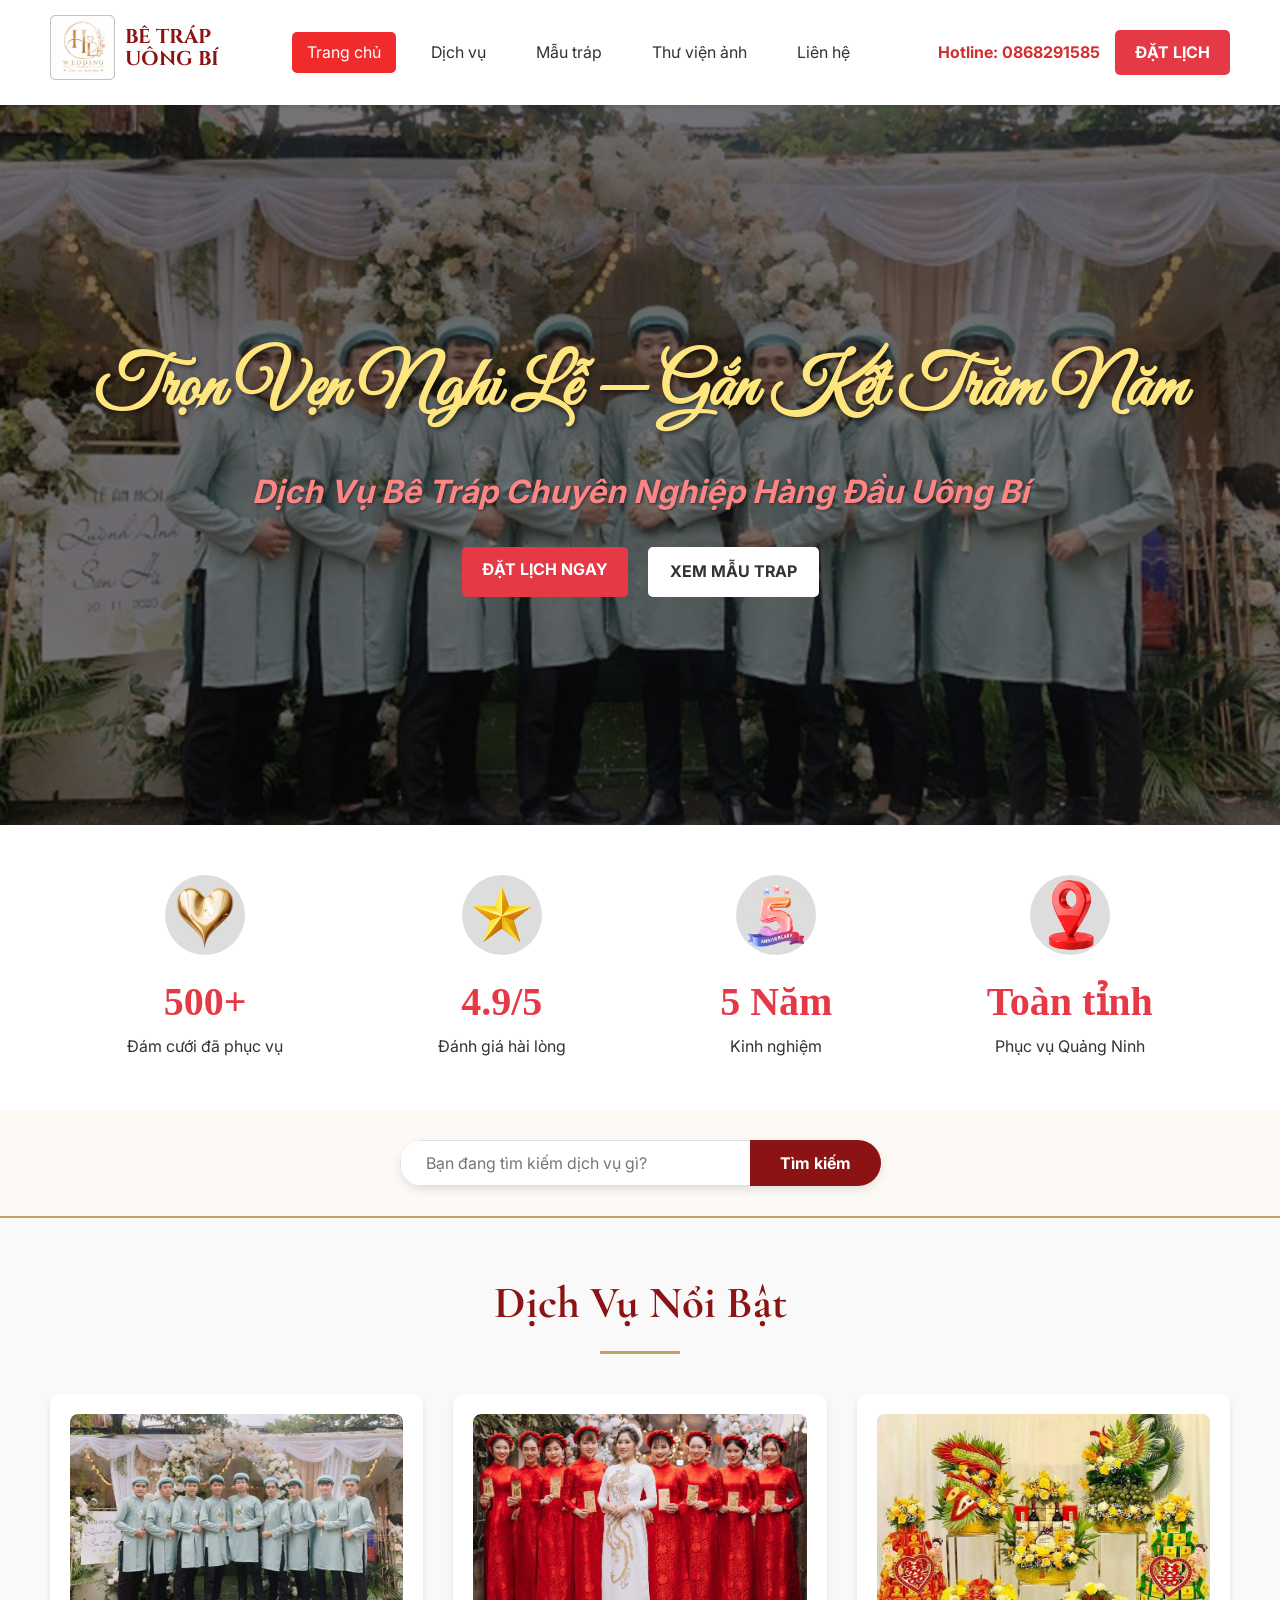
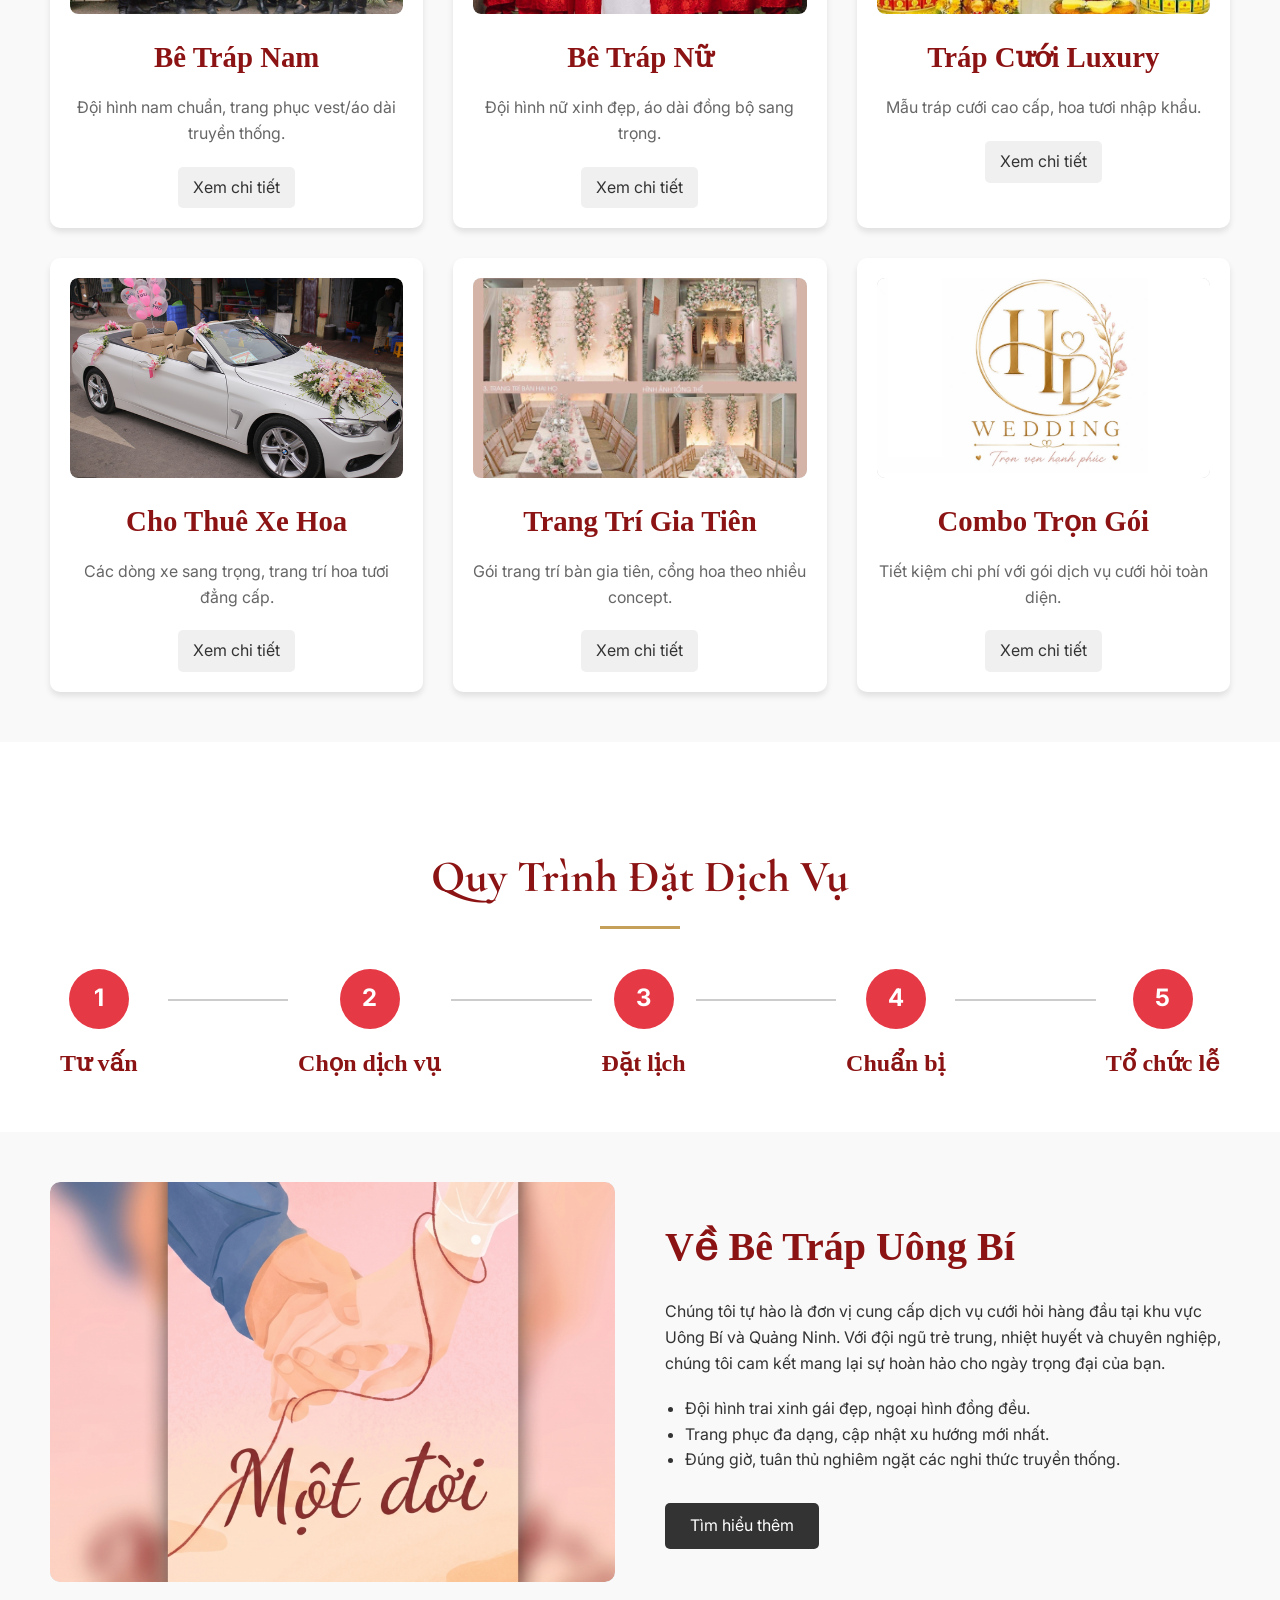
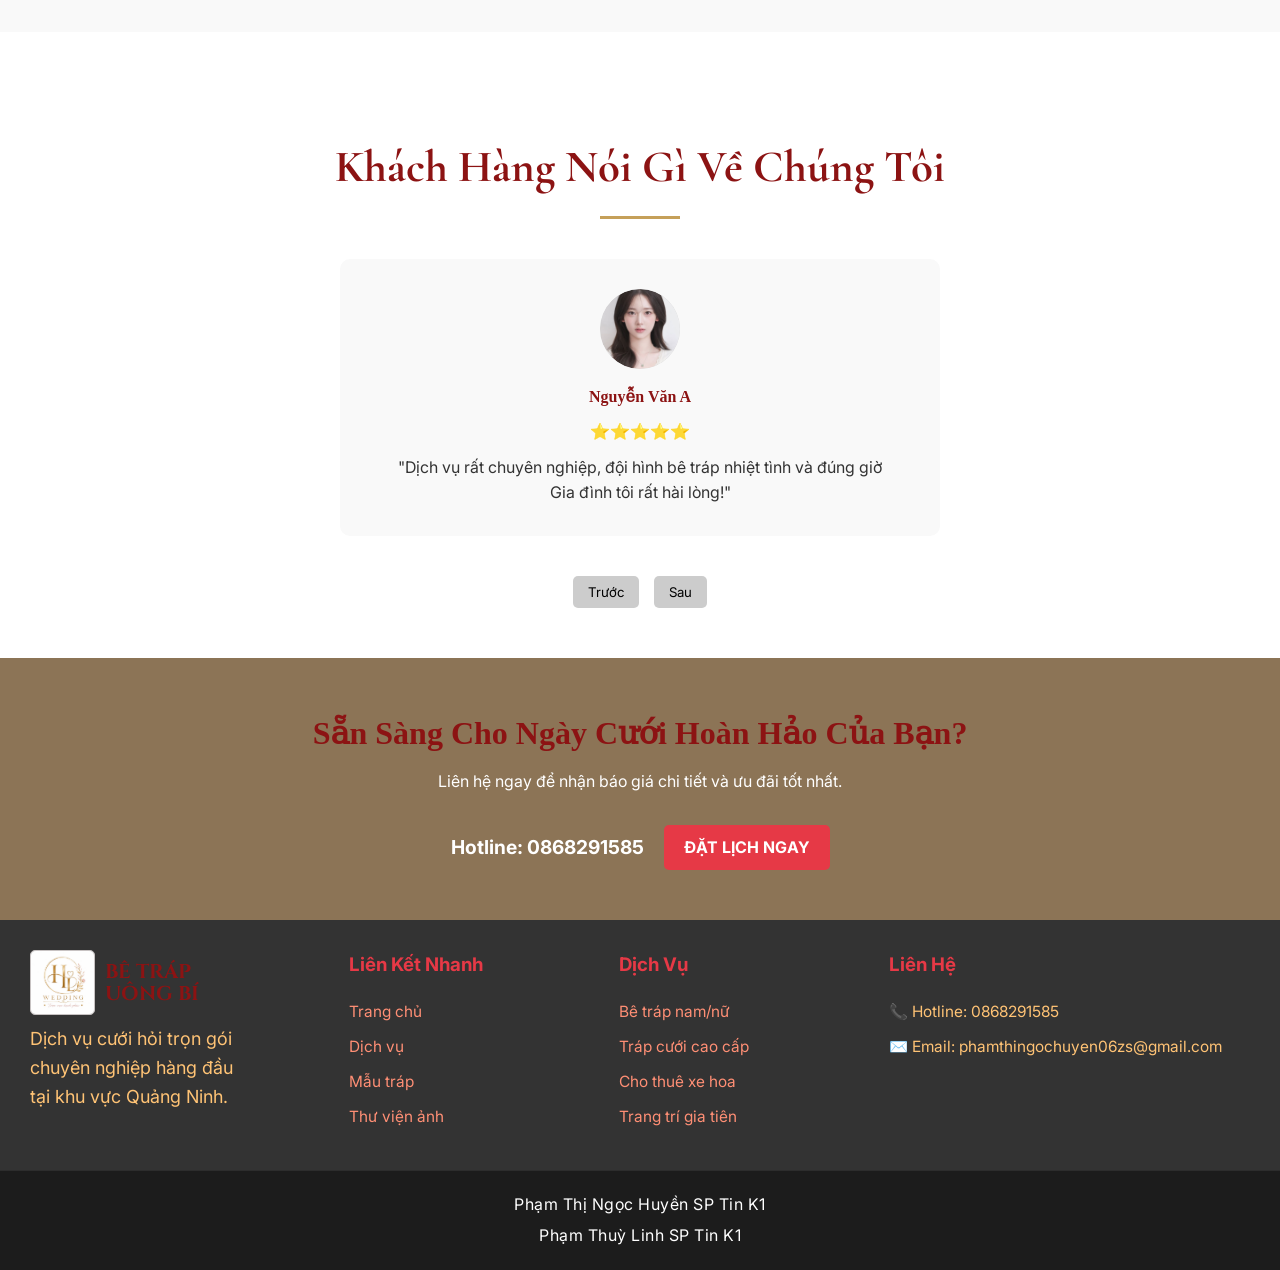
<file: index.html>
<!DOCTYPE html>
<html lang="vi">

<head>
    <meta charset="UTF-8">
    <meta name="viewport" content="width=device-width, initial-scale=1.0">
    <title>Bê Tráp Uông Bí - Trang Chủ</title>
    <!-- Nhúng file CSS dùng chung -->
    <link rel="stylesheet" href="css/dinh-dang-dung-chung.css">
    <!-- Nhúng file CSS riêng của trang chủ -->
    <link rel="stylesheet" href="css/trang-chu.css">
</head>
<body>
    <!-- Khối đầu trang (Header) cố định -->
    <header class="dau-trang" id="dau-trang-chinh">
        <!-- Khối chứa logo thương hiệu -->
        <a href="index.html" class="logo-thuong-hieu">
            <div class="khung-anh-logo">
                <img src="Anh/logo-web.png" alt="Logo">
            </div>
            <span>BÊ TRÁP<br>UÔNG BÍ</span>
        </a>

        <!-- Khối menu điều hướng chính của website -->
        <nav>
            <ul class="thanh-menu-dieu-huong">
                <li><a href="index.html" class="active">Trang chủ</a></li>
                <li><a href="dich-vu.html">Dịch vụ</a></li>
                <li><a href="mau-trap.html">Mẫu tráp</a></li>
                <li><a href="thu-vien-anh.html">Thư viện ảnh</a></li>
                <li><a href="lien-he.html">Liên hệ</a></li>
            </ul>
        </nav>

        <!-- Khối chứa hotline và nút đặt lịch -->
        <div class="nhom-nut-dau-trang">
            <span class="hotline">Hotline: 0868291585</span>
            <a href="lien-he.html" class="nut-dat-lich">ĐẶT LỊCH</a>
        </div>
    </header>

    <!-- Khối Hero Banner chính -->
    <section class="hero-banner">
        <!-- Khối chứa ảnh nền tự động chuyển -->
        <div class="slider-nen">
            <img src="Anh/be-trap-nam.jpg" class="anh-nen-slider active" alt="Banner 1">
            <img src="Anh/be-trap-01.jpg" class="anh-nen-slider" alt="Banner 2">
            <img src="Anh/trap-hien-dai.jpg" class="anh-nen-slider" alt="Banner 3">
            <img src="Anh/trap-03.jpg" class="anh-nen-slider" alt="Banner 4">
            <img src="Anh/anh-xe-hoa.png" class="anh-nen-slider" alt="Banner 5">
        </div>
        <!-- Lớp phủ mờ để làm nổi bật chữ -->
        <div class="lop-phu-banner"></div>
        <!-- Nội dung của banner -->
        <div class="noi-dung-banner">
            <h1>Trọn Vẹn Nghi Lễ — Gắn Kết Trăm Năm</h1>
            <p>Dịch Vụ Bê Tráp Chuyên Nghiệp Hàng Đầu Uông Bí</p>
            <!-- Khối chứa các nút hành động (CTA) -->
            <div class="nhom-nut-banner">
                <a href="lien-he.html" class="nut-dat-lich">ĐẶT LỊCH NGAY</a>
                <a href="mau-trap.html" class="nut-xem-dich-vu">XEM MẪU TRAP</a>
            </div>
        </div>
    </section>

    <!-- Khối chứa các số liệu nổi bật -->
    <section class="so-lieu-noi-bat">
        <!-- Thẻ số liệu 1 -->
        <div class="the-so-lieu">
            <div class="khung-anh-so-lieu">
                <img src="Anh/trai-tim-hy-su.png">
            </div>
            <h3>500+</h3>
            <p>Đám cưới đã phục vụ</p>
        </div>
        <!-- Thẻ số liệu 2 -->
        <div class="the-so-lieu">
            <div class="khung-anh-so-lieu">
                <img src="Anh/ngoi-sao.png">
            </div>
            <h3>4.9/5</h3>
            <p>Đánh giá hài lòng</p>
        </div>
        <!-- Thẻ số liệu 3 -->
        <div class="the-so-lieu">
            <div class="khung-anh-so-lieu">
                <img src="Anh/5-nam.png">
            </div>
            <h3>5 Năm</h3>
            <p>Kinh nghiệm</p>
        </div>
        <!-- Thẻ số liệu 4 -->
        <div class="the-so-lieu">
            <div class="khung-anh-so-lieu">
                <img src="Anh/ghim-ban-do.png">
            </div>
            <h3>Toàn tỉnh</h3>
            <p>Phục vụ Quảng Ninh</p>
        </div>
    </section>

    <!-- Khối tìm kiếm dịch vụ độc lập -->
    <section class="khu-vuc-tim-kiem-doc-lap">
        <div class="thanh-tim-kiem">
            <input type="text" placeholder="Bạn đang tìm kiếm dịch vụ gì?">
            <button>Tìm kiếm</button>
        </div>
    </section>

    <!-- Khối giới thiệu các dịch vụ nổi bật -->
    <section class="dich-vu-noi-bat">
        <h2 class="tieu-de-phan">Dịch Vụ Nổi Bật</h2>
        <!-- Lưới chứa các thẻ dịch vụ -->
        <div class="luoi-dich-vu">
            <!-- Thẻ dịch vụ 1 -->
            <div class="the-dich-vu">
                <!-- Khung giữ chỗ cho ảnh dịch vụ -->
                <div class="anh-dich-vu-trang-chu-1">
                    <img src="Anh/be-trap-nam.jpg" alt="Bê Tráp Nam">
                </div>
                <h3>Bê Tráp Nam</h3>
                <p>Đội hình nam chuẩn, trang phục vest/áo dài truyền thống.</p>
                <a href="dich-vu.html" class="nut-xem-chi-tiet">Xem chi tiết</a>
            </div>
            <!-- Thẻ dịch vụ 2 -->
            <div class="the-dich-vu">
                <div class="anh-dich-vu-trang-chu-2">
                    <img src="Anh/be-trap-nu.jpg" alt="Bê Tráp Nữ">
                </div>
                <h3>Bê Tráp Nữ</h3>
                <p>Đội hình nữ xinh đẹp, áo dài đồng bộ sang trọng.</p>
                <a href="dich-vu.html" class="nut-xem-chi-tiet">Xem chi tiết</a>
            </div>
            <!-- Thẻ dịch vụ 3 -->
            <div class="the-dich-vu">
                <div class="anh-dich-vu-trang-chu-3">
                    <img src="Anh/trap-cuoi-luxury.jpg" alt="Tráp Cưới Luxury">
                </div>
                <h3>Tráp Cưới Luxury</h3>
                <p>Mẫu tráp cưới cao cấp, hoa tươi nhập khẩu.</p>
                <a href="dich-vu.html" class="nut-xem-chi-tiet">Xem chi tiết</a>
            </div>
            <!-- Thẻ dịch vụ 4 -->
            <div class="the-dich-vu">
                <div class="anh-dich-vu-trang-chu-4">
                    <img src="Anh/anh-xe-hoa.png" alt="Cho Thuê Xe Hoa">
                </div>
                <h3>Cho Thuê Xe Hoa</h3>
                <p>Các dòng xe sang trọng, trang trí hoa tươi đẳng cấp.</p>
                <a href="dich-vu.html" class="nut-xem-chi-tiet">Xem chi tiết</a>
            </div>
            <!-- Thẻ dịch vụ 5 -->
            <div class="the-dich-vu">
                <div class="anh-dich-vu-trang-chu-5">
                    <img src="Anh/trang-tri-gia-tien.jpg" alt="Trang Trí Gia Tiên">
                </div>
                <h3>Trang Trí Gia Tiên</h3>
                <p>Gói trang trí bàn gia tiên, cổng hoa theo nhiều concept.</p>
                <a href="dich-vu.html" class="nut-xem-chi-tiet">Xem chi tiết</a>
            </div>
            <!-- Thẻ dịch vụ 6 -->
            <div class="the-dich-vu">
                <div class="anh-dich-vu-trang-chu-6">
                    <img src="Anh/logo-4-3.png" alt="Combo Trọn Gói">
                </div>
                <h3>Combo Trọn Gói</h3>
                <p>Tiết kiệm chi phí với gói dịch vụ cưới hỏi toàn diện.</p>
                <a href="dich-vu.html" class="nut-xem-chi-tiet">Xem chi tiết</a>
            </div>
        </div>
    </section>

    <!-- Khối quy trình đặt dịch vụ -->
    <section class="quy-trinh-dat-dich-vu">
        <h2 class="tieu-de-phan">Quy Trình Đặt Dịch Vụ</h2>
        <!-- Danh sách các bước trong quy trình -->
        <div class="danh-sach-buoc">
            <!-- Bước 1 -->
            <div class="buoc">
                <div class="vong-tron-buoc">1</div>
                <h2>Tư vấn</h2>
            </div>
            <!-- Bước 2 -->
            <div class="buoc">
                <div class="vong-tron-buoc">2</div>
                <h2>Chọn dịch vụ</h2>
            </div>
            <!-- Bước 3 -->
            <div class="buoc">
                <div class="vong-tron-buoc">3</div>
                <h2>Đặt lịch</h2>
            </div>
            <!-- Bước 4 -->
            <div class="buoc">
                <div class="vong-tron-buoc">4</div>
                <h2>Chuẩn bị</h2>
            </div>
            <!-- Bước 5 -->
            <div class="buoc">
                <div class="vong-tron-buoc">5</div>
                <h2>Tổ chức lễ</h2>
            </div>
        </div>
    </section>

    <!-- Khối giới thiệu thương hiệu -->
    <section class="gioi-thieu-thuong-hieu">
        <!-- Cột hình ảnh bên trái -->
        <div class="cot-hinh-anh">
            <!-- Khung giữ chỗ cho ảnh giới thiệu -->
            <div class="anh-gioi-thieu-trang-chu">
                <img src="Anh/mot-doi.png">
            </div>
        </div>
        <!-- Cột nội dung bên phải -->
        <div class="cot-noi-dung">
            <h2>Về Bê Tráp Uông Bí</h2>
            <p>Chúng tôi tự hào là đơn vị cung cấp dịch vụ cưới hỏi hàng đầu tại khu vực Uông Bí và Quảng Ninh. Với đội
                ngũ trẻ trung, nhiệt huyết và chuyên nghiệp, chúng tôi cam kết mang lại sự hoàn hảo cho ngày trọng đại
                của bạn.</p>
            <ul>
                <li>Đội hình trai xinh gái đẹp, ngoại hình đồng đều.</li>
                <li>Trang phục đa dạng, cập nhật xu hướng mới nhất.</li>
                <li>Đúng giờ, tuân thủ nghiêm ngặt các nghi thức truyền thống.</li>
            </ul>
            <a href="dich-vu.html" class="nut-tim-hieu-them">Tìm hiểu thêm</a>
        </div>
    </section>

    <!-- Khối đánh giá của khách hàng -->
    <section class="danh-gia-khach-hang">
        <h2 class="tieu-de-phan">Khách Hàng Nói Gì Về Chúng Tôi</h2>
        <!-- Thanh trượt chứa các đánh giá -->
        <div class="thanh-truot-danh-gia" id="slider-danh-gia">
            <!-- Thẻ đánh giá 1 -->
            <div class="the-danh-gia">
                <!-- Khung giữ chỗ cho avatar khách hàng -->
                <div class="avatar-khach-hang-1">
                    <img src="Anh/nhan-xet-1.jpg">
                </div>
                <h4>Nguyễn Văn A</h4>
                <div class="sao-danh-gia">⭐⭐⭐⭐⭐</div>
                <p>"Dịch vụ rất chuyên nghiệp, đội hình bê tráp nhiệt tình và đúng giờ</br>Gia đình tôi rất hài lòng!"
                </p>
            </div>
            <!-- Thẻ đánh giá 2 (bị ẩn tạm thời bởi JS) -->
            <div class="the-danh-gia an-phan-tu">
                <div class="avatar-khach-hang-2">
                    <img src="Anh/nhan-xet-2.jpg">
                </div>
                <h4>Trần Thị B</h4>
                <div class="sao-danh-gia">⭐⭐⭐⭐⭐</div>
                <p>"Mẫu tráp cưới rất đẹp, hoa tươi và trang trí tinh tế.</br>Cảm ơn Bê Tráp Uông Bí rất nhiều!"</p>
            </div>
            <!-- Thẻ đánh giá 3 (bị ẩn tạm thời bởi JS) -->
            <div class="the-danh-gia an-phan-tu">
                <div class="avatar-khach-hang-3">
                    <img src="Anh/nhan-xet-3.jpg">
                </div>
                <h4>Hoàng Văn C</h4>
                <div class="sao-danh-gia">⭐⭐⭐⭐⭐</div>
                <p>"Rất hài lòng với dịch vụ của Bê Tráp Uông Bí.</br>Đội hình chuyên nghiệp và nhiệt tình."</p>
            </div>
        </div>
        <!-- Các nút điều khiển thanh trượt -->
        <div class="dieu-khien-slider">
            <button id="nut-truoc">Trước</button>
            <button id="nut-sau">Sau</button>
        </div>
    </section>

    <!-- Khối kêu gọi hành động cuối trang -->
    <section class="cta-cuoi-trang">
        <h2>Sẵn Sàng Cho Ngày Cưới Hoàn Hảo Của Bạn?</h2>
        <p>Liên hệ ngay để nhận báo giá chi tiết và ưu đãi tốt nhất.</p>
        <div class="nhom-nut-cta">
            <span class="hotline-cta">Hotline: 0868291585</span>
            <a href="lien-he.html" class="nut-dat-lich">ĐẶT LỊCH NGAY</a>
            <!-- <a href="lien-he.html" class="nut-nhan-tu-van">NHẬN TƯ VẤN</a> -->
        </div>
    </section>

    <!-- Khối chân trang (Footer) -->
    <footer class="chan-trang">
        <!-- Cột 1: Thông tin thương hiệu -->
        <div class="cot-chan-trang">
            <a href="index.html" class="logo-thuong-hieu">
                <div class="khung-anh-logo">
                    <img src="Anh/logo-web.png" alt="Logo">
                </div> <span>BÊ TRÁP<br>UÔNG BÍ</span>
            </a>
            <p>Dịch vụ cưới hỏi trọn gói</br>chuyên nghiệp hàng đầu</br>tại khu vực Quảng Ninh.</p>
        </div>
        <!-- Cột 2: Menu liên kết nhanh -->
        <div class="cot-chan-trang">
            <h3>Liên Kết Nhanh</h3>
            <ul>
                <li><a href="index.html">Trang chủ</a></li>
                <li><a href="dich-vu.html">Dịch vụ</a></li>
                <li><a href="mau-trap.html">Mẫu tráp</a></li>
                <li><a href="thu-vien-anh.html">Thư viện ảnh</a></li>
            </ul>
        </div>
        <!-- Cột 3: Danh sách dịch vụ -->
        <div class="cot-chan-trang">
            <h3>Dịch Vụ</h3>
            <ul>
                <li><a href="dich-vu.html">Bê tráp nam/nữ</a></li>
                <li><a href="dich-vu.html">Tráp cưới cao cấp</a></li>
                <li><a href="dich-vu.html">Cho thuê xe hoa</a></li>
                <li><a href="dich-vu.html">Trang trí gia tiên</a></li>
            </ul>
        </div>
        <!-- Cột 4: Thông tin liên hệ -->
        <div class="cot-chan-trang">
            <h3>Liên Hệ</h3>
            <ul>
                <li>📞 Hotline: 0868291585</li>
                <li>✉️ Email: phamthingochuyen06zs@gmail.com</li>
            </ul>
        </div>
    </footer>

    <!-- Khối thông tin tác giả dưới chân trang -->
    <div class="thong-tin-tac-gia">
        <p>Phạm Thị Ngọc Huyền SP Tin K1</p>
        <p>Phạm Thuỳ Linh SP Tin K1</p>
    </div>

    <!-- Nhúng file JavaScript xử lý chung -->
    <script src="js/xu-ly-chung.js"></script>
</body>

</html>
</file>
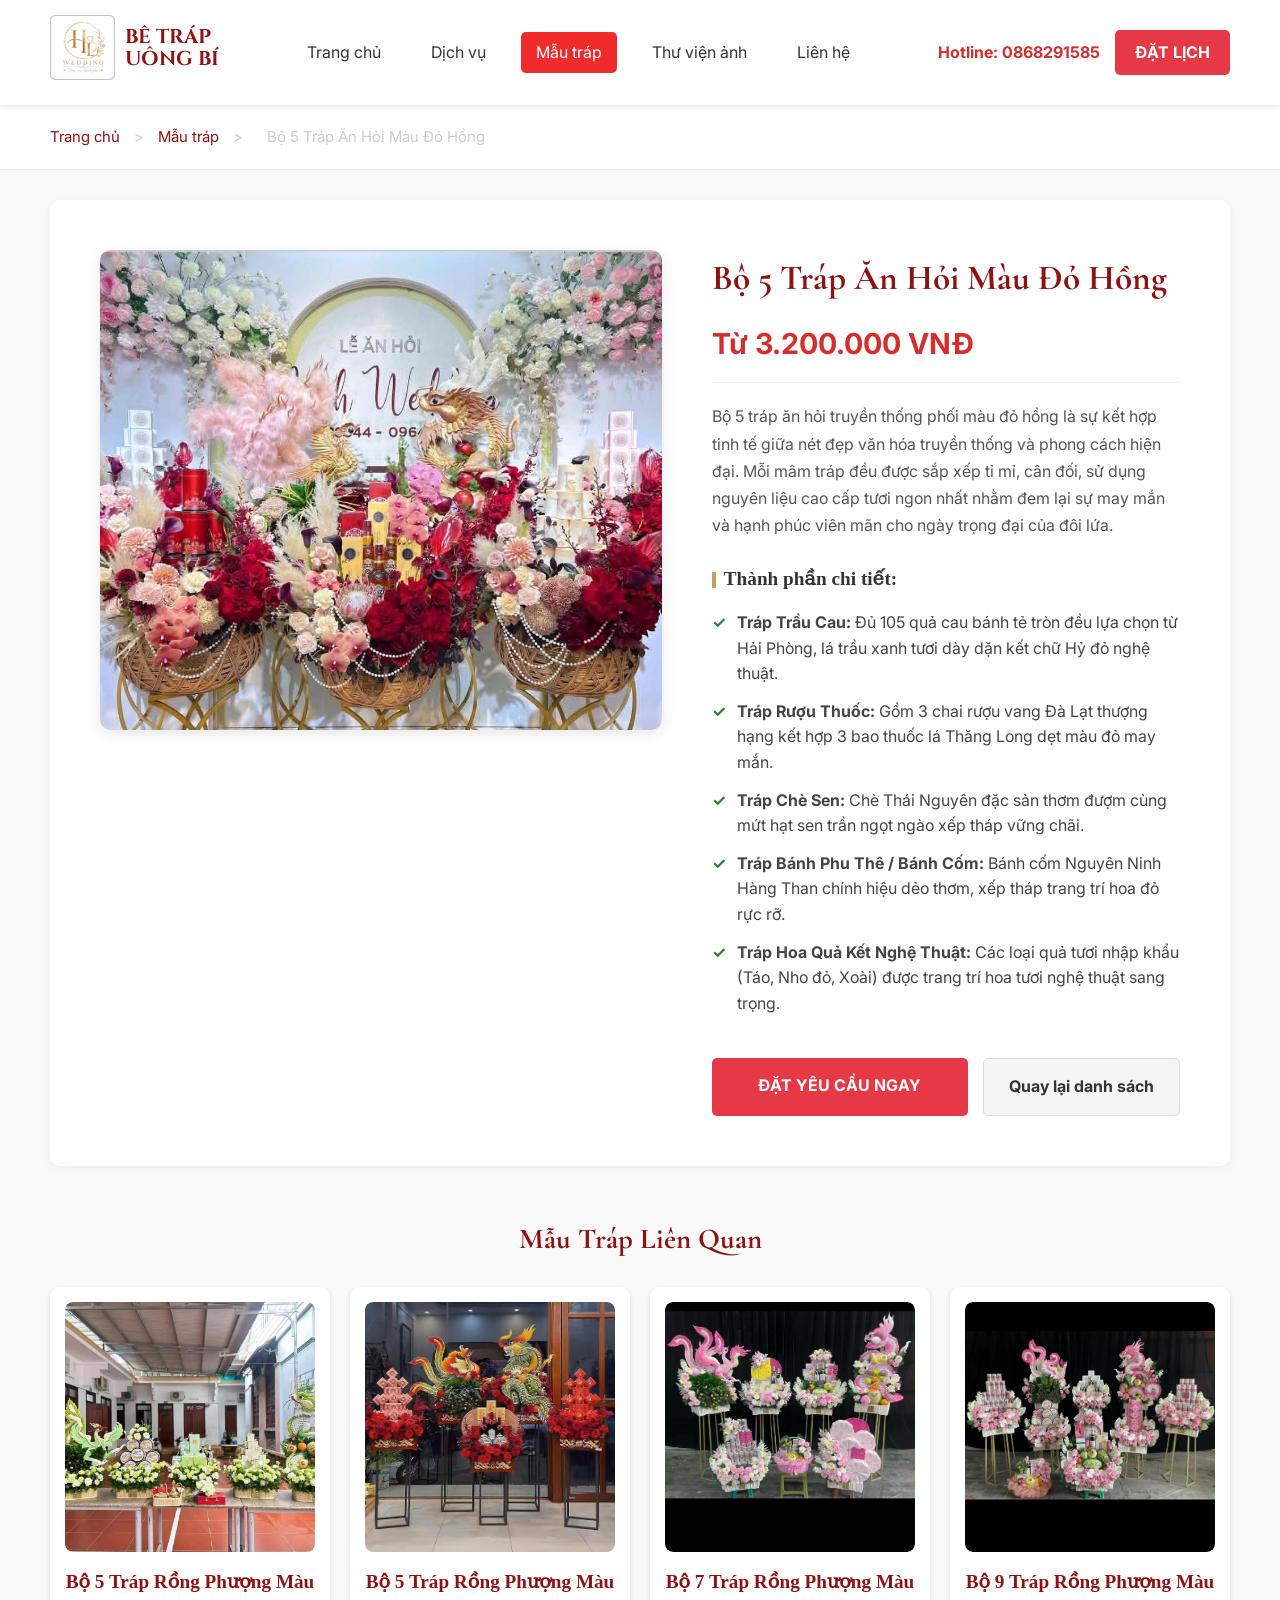
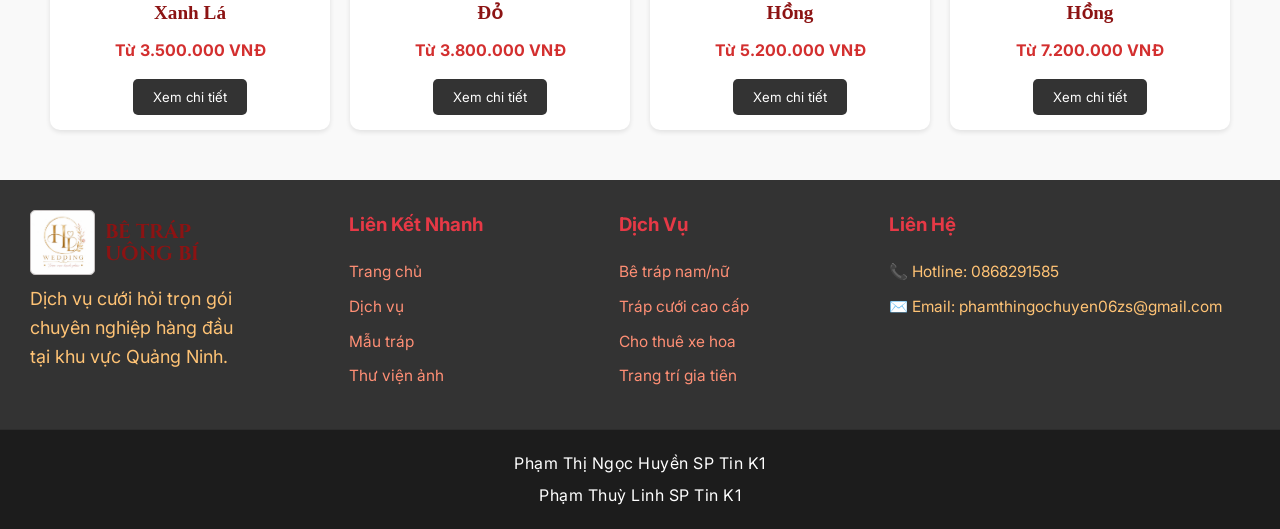
<file: chi-tiet-trap-05-01.html>
<!DOCTYPE html>
<html lang="vi">
<head>
    <meta charset="UTF-8">
    <meta name="viewport" content="width=device-width, initial-scale=1.0">
    <title>Bộ 5 Tráp Ăn Hỏi Màu Đỏ Hồng - Bê Tráp Uông Bí</title>
    <!-- Nhúng file CSS dùng chung -->
    <link rel="stylesheet" href="css/dinh-dang-dung-chung.css">
    <!-- Nhúng file CSS riêng của trang chi tiết -->
    <link rel="stylesheet" href="css/trang-chi-tiet-trap.css">
    <!-- Nhúng file CSS của trang mẫu tráp để sử dụng cho sản phẩm liên quan (đỡ viết lại CSS thẻ mẫu tráp) -->
    <link rel="stylesheet" href="css/trang-mau-trap.css">
</head>
<body>

    <!-- Khối đầu trang (Header) cố định -->
    <header class="dau-trang" id="dau-trang-chinh">
        <!-- Khối chứa logo thương hiệu -->
        <a href="index.html" class="logo-thuong-hieu">
            <div class="khung-anh-logo">
                <img src="Anh/logo-web.png" alt="Logo">
            </div>
            <span>BÊ TRÁP<br>UÔNG BÍ</span>
        </a>

        <!-- Khối menu điều hướng chính của website -->
        <nav>
            <ul class="thanh-menu-dieu-huong">
                <li><a href="index.html">Trang chủ</a></li>
                <li><a href="dich-vu.html">Dịch vụ</a></li>
                <li><a href="mau-trap.html" class="active">Mẫu tráp</a></li>
                <li><a href="thu-vien-anh.html">Thư viện ảnh</a></li>
                <li><a href="lien-he.html">Liên hệ</a></li>
            </ul>
        </nav>

        <!-- Khối chứa hotline và nút đặt lịch -->
        <div class="nhom-nut-dau-trang">
            <span class="hotline">Hotline: 0868291585</span>
            <a href="lien-he.html" class="nut-dat-lich">ĐẶT LỊCH</a>
        </div>
    </header>

    <!-- Đường dẫn Breadcrumb -->
    <div class="breadcrumb">
        <a href="index.html">Trang chủ</a>
        <span>&gt;</span>
        <a href="mau-trap.html">Mẫu tráp</a>
        <span>&gt;</span>
        <span>Bộ 5 Tráp Ăn Hỏi Màu Đỏ Hồng</span>
    </div>

    <!-- Khung chi tiết mẫu tráp -->
    <main class="khung-chi-tiet-trap">
        <!-- Cột hiển thị hình ảnh -->
        <div class="khu-vuc-anh">
            <div class="khung-anh-chinh" id="khung-anh-chinh">
                <img src="Anh/5-trap-01.jpg" alt="Bộ 5 Tráp Ăn Hỏi Màu Đỏ Hồng" id="anh-chinh-hien-thi">
            </div>
        </div>

        <!-- Cột hiển thị thông tin sản phẩm -->
        <div class="khu-vuc-thong-tin">
            <h1 class="ten-trap">Bộ 5 Tráp Ăn Hỏi Màu Đỏ Hồng</h1>
            <div class="gia-trap">Từ 3.200.000 VNĐ</div>
            
            <p class="mo-ta-ngan">
                Bộ 5 tráp ăn hỏi truyền thống phối màu đỏ hồng là sự kết hợp tinh tế giữa nét đẹp văn hóa truyền thống và phong cách hiện đại. Mỗi mâm tráp đều được sắp xếp tỉ mỉ, cân đối, sử dụng nguyên liệu cao cấp tươi ngon nhất nhằm đem lại sự may mắn và hạnh phúc viên mãn cho ngày trọng đại của đôi lứa.
            </p>

            <h3 class="tieu-de-nho">Thành phần chi tiết:</h3>
            <ul class="danh-sach-thanh-phan">
                <li><strong>Tráp Trầu Cau:</strong> Đủ 105 quả cau bánh tẻ tròn đều lựa chọn từ Hải Phòng, lá trầu xanh tươi dày dặn kết chữ Hỷ đỏ nghệ thuật.</li>
                <li><strong>Tráp Rượu Thuốc:</strong> Gồm 3 chai rượu vang Đà Lạt thượng hạng kết hợp 3 bao thuốc lá Thăng Long dẹt màu đỏ may mắn.</li>
                <li><strong>Tráp Chè Sen:</strong> Chè Thái Nguyên đặc sản thơm đượm cùng mứt hạt sen trần ngọt ngào xếp tháp vững chãi.</li>
                <li><strong>Tráp Bánh Phu Thê / Bánh Cốm:</strong> Bánh cốm Nguyên Ninh Hàng Than chính hiệu dẻo thơm, xếp tháp trang trí hoa đỏ rực rỡ.</li>
                <li><strong>Tráp Hoa Quả Kết Nghệ Thuật:</strong> Các loại quả tươi nhập khẩu (Táo, Nho đỏ, Xoài) được trang trí hoa tươi nghệ thuật sang trọng.</li>
            </ul>

            <!-- Nhóm nút hành động -->
            <div class="khung-nut-dat-lich">
                <a href="lien-he.html" class="nut-dat-mua">ĐẶT YÊU CẦU NGAY</a>
                <a href="mau-trap.html" class="nut-quay-lai-ds">Quay lại danh sách</a>
            </div>
        </div>
    </main>

    <!-- Khu vực sản phẩm liên quan -->
    <section class="san-pham-lien-quan">
        <h2 class="tieu-de-lien-quan">Mẫu Tráp Liên Quan</h2>
        <div class="luoi-lien-quan">
            <!-- Thẻ mẫu tráp liên quan 1 -->
            <div class="the-mau-trap" data-so-luong="5-trap">
                <div class="anh-mau-trap-2">
                    <img src="Anh/5-trap-02.jpg" alt="Bộ 5 Tráp Rồng Phượng Màu Xanh Lá">
                </div>
                <h3>Bộ 5 Tráp Rồng Phượng Màu Xanh Lá</h3>
                <p class="gia-tham-khao">Từ 3.500.000 VNĐ</p>
                <button class="nut-xem-chi-tiet-trap" onclick="location.href='mau-trap.html'">Xem chi tiết</button>
            </div>

            <!-- Thẻ mẫu tráp liên quan 2 -->
            <div class="the-mau-trap" data-so-luong="5-trap">
                <div class="anh-mau-trap-3">
                    <img src="Anh/5-trap-03.jpg" alt="Bộ 5 Tráp Rồng Phượng Màu Đỏ">
                </div>
                <h3>Bộ 5 Tráp Rồng Phượng Màu Đỏ</h3>
                <p class="gia-tham-khao">Từ 3.800.000 VNĐ</p>
                <button class="nut-xem-chi-tiet-trap" onclick="location.href='mau-trap.html'">Xem chi tiết</button>
            </div>

            <!-- Thẻ mẫu tráp liên quan 3 -->
            <div class="the-mau-trap" data-so-luong="7-trap">
                <div class="anh-mau-trap-11">
                    <img src="Anh/7-trap-01.jpg" alt="Bộ 7 Tráp Rồng Phượng Màu Hồng">
                </div>
                <h3>Bộ 7 Tráp Rồng Phượng Màu Hồng</h3>
                <p class="gia-tham-khao">Từ 5.200.000 VNĐ</p>
                <button class="nut-xem-chi-tiet-trap" onclick="location.href='mau-trap.html'">Xem chi tiết</button>
            </div>

            <!-- Thẻ mẫu tráp liên quan 4 -->
            <div class="the-mau-trap" data-so-luong="9-trap">
                <div class="anh-mau-trap-21">
                    <img src="Anh/9-trap-01.jpg" alt="Bộ 9 Tráp Rồng Phượng Màu Hồng">
                </div>
                <h3>Bộ 9 Tráp Rồng Phượng Màu Hồng</h3>
                <p class="gia-tham-khao">Từ 7.200.000 VNĐ</p>
                <button class="nut-xem-chi-tiet-trap" onclick="location.href='mau-trap.html'">Xem chi tiết</button>
            </div>
        </div>
    </section>

    <!-- Khối chân trang (Footer) -->
    <footer class="chan-trang">
        <!-- Cột 1: Thông tin thương hiệu -->
        <div class="cot-chan-trang">
            <a href="index.html" class="logo-thuong-hieu">
                <div class="khung-anh-logo">
                    <img src="Anh/logo-web.png" alt="Logo">
                </div> <span>BÊ TRÁP<br>UÔNG BÍ</span>
            </a>
            <p>Dịch vụ cưới hỏi trọn gói<br>chuyên nghiệp hàng đầu<br>tại khu vực Quảng Ninh.</p>
        </div>
        <!-- Cột 2: Menu liên kết nhanh -->
        <div class="cot-chan-trang">
            <h3>Liên Kết Nhanh</h3>
            <ul>
                <li><a href="index.html">Trang chủ</a></li>
                <li><a href="dich-vu.html">Dịch vụ</a></li>
                <li><a href="mau-trap.html">Mẫu tráp</a></li>
                <li><a href="thu-vien-anh.html">Thư viện ảnh</a></li>
            </ul>
        </div>
        <!-- Cột 3: Danh sách dịch vụ -->
        <div class="cot-chan-trang">
            <h3>Dịch Vụ</h3>
            <ul>
                <li><a href="dich-vu.html">Bê tráp nam/nữ</a></li>
                <li><a href="dich-vu.html">Tráp cưới cao cấp</a></li>
                <li><a href="dich-vu.html">Cho thuê xe hoa</a></li>
                <li><a href="dich-vu.html">Trang trí gia tiên</a></li>
            </ul>
        </div>
        <!-- Cột 4: Thông tin liên hệ -->
        <div class="cot-chan-trang">
            <h3>Liên Hệ</h3>
            <ul>
                <li>📞 Hotline: 0868291585</li>
                <li>✉️ Email: phamthingochuyen06zs@gmail.com</li>
            </ul>
        </div>
    </footer>

    <!-- Khối thông tin tác giả dưới chân trang -->
    <div class="thong-tin-tac-gia">
        <p>Phạm Thị Ngọc Huyền SP Tin K1</p>
        <p>Phạm Thuỳ Linh SP Tin K1</p>
    </div>

    <!-- Nhúng file JavaScript -->
    <script src="js/xu-ly-chung.js"></script>
</body>
</html>
</file>
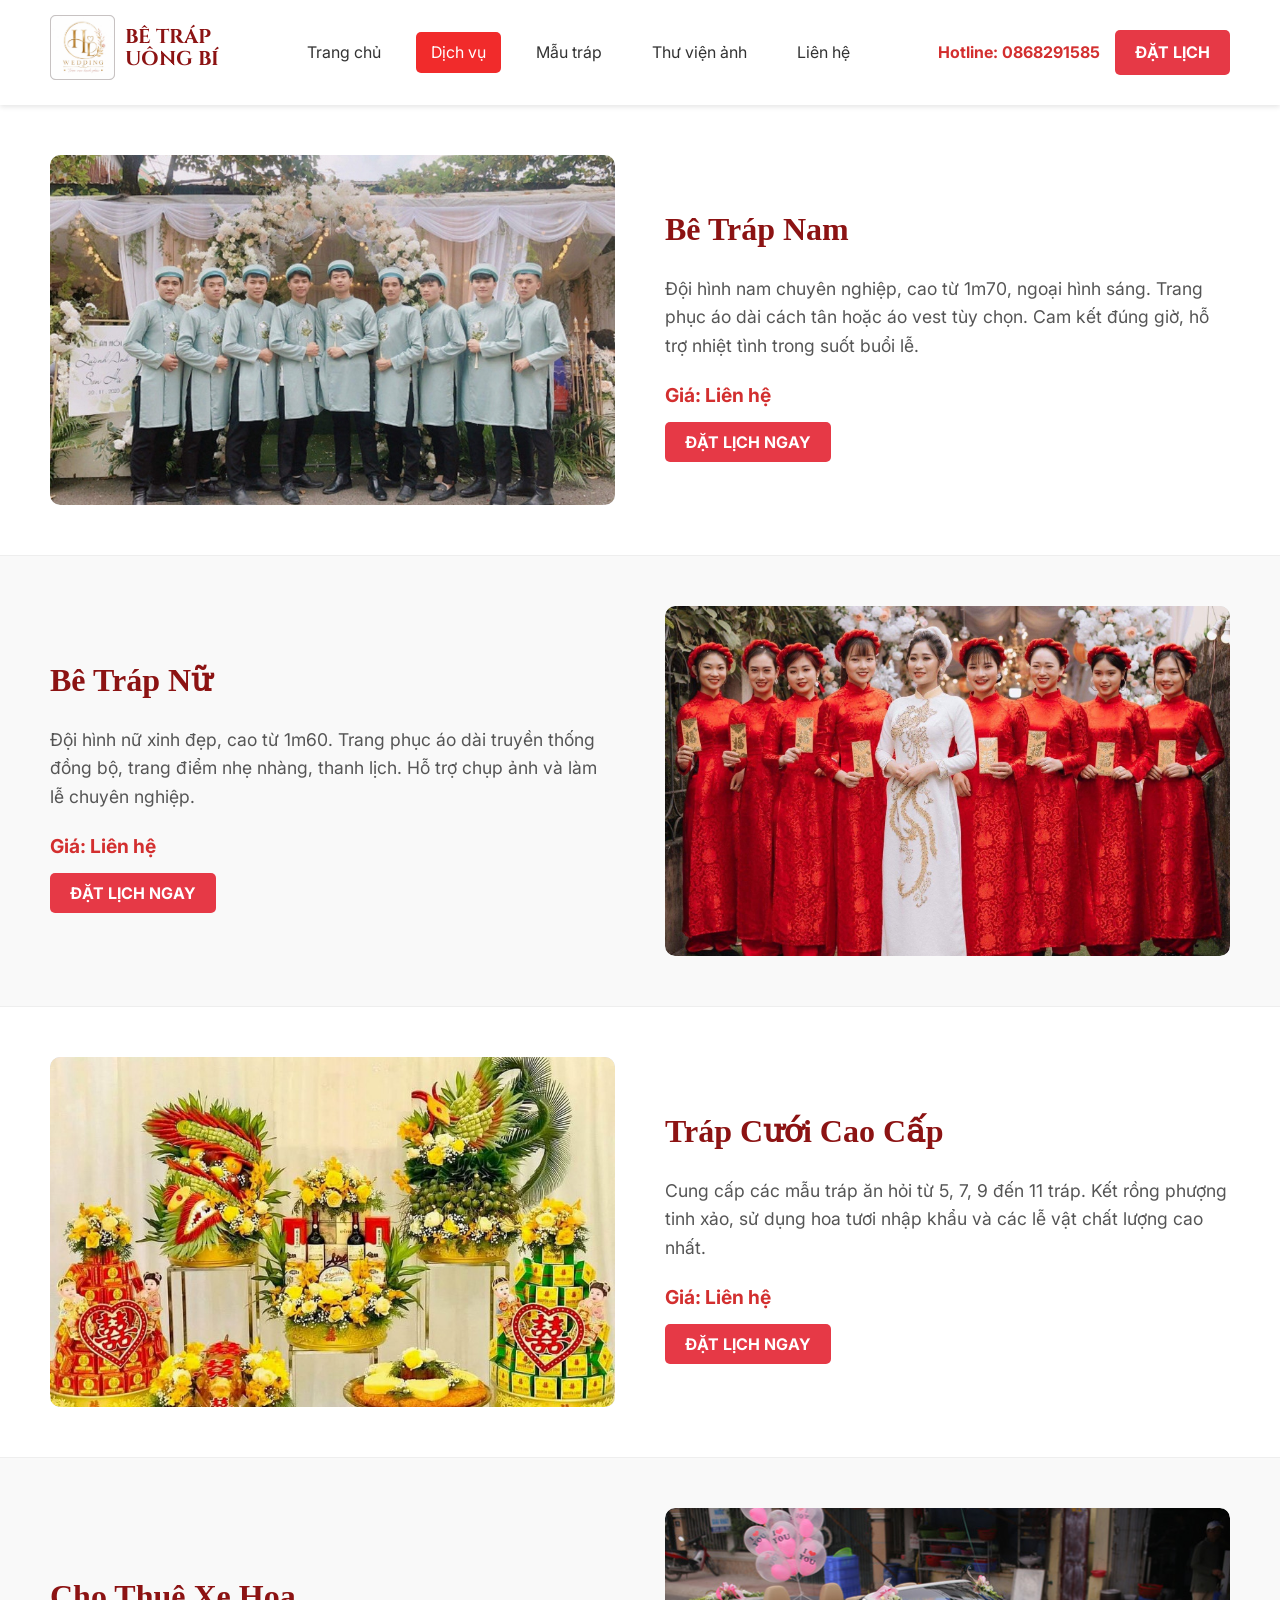
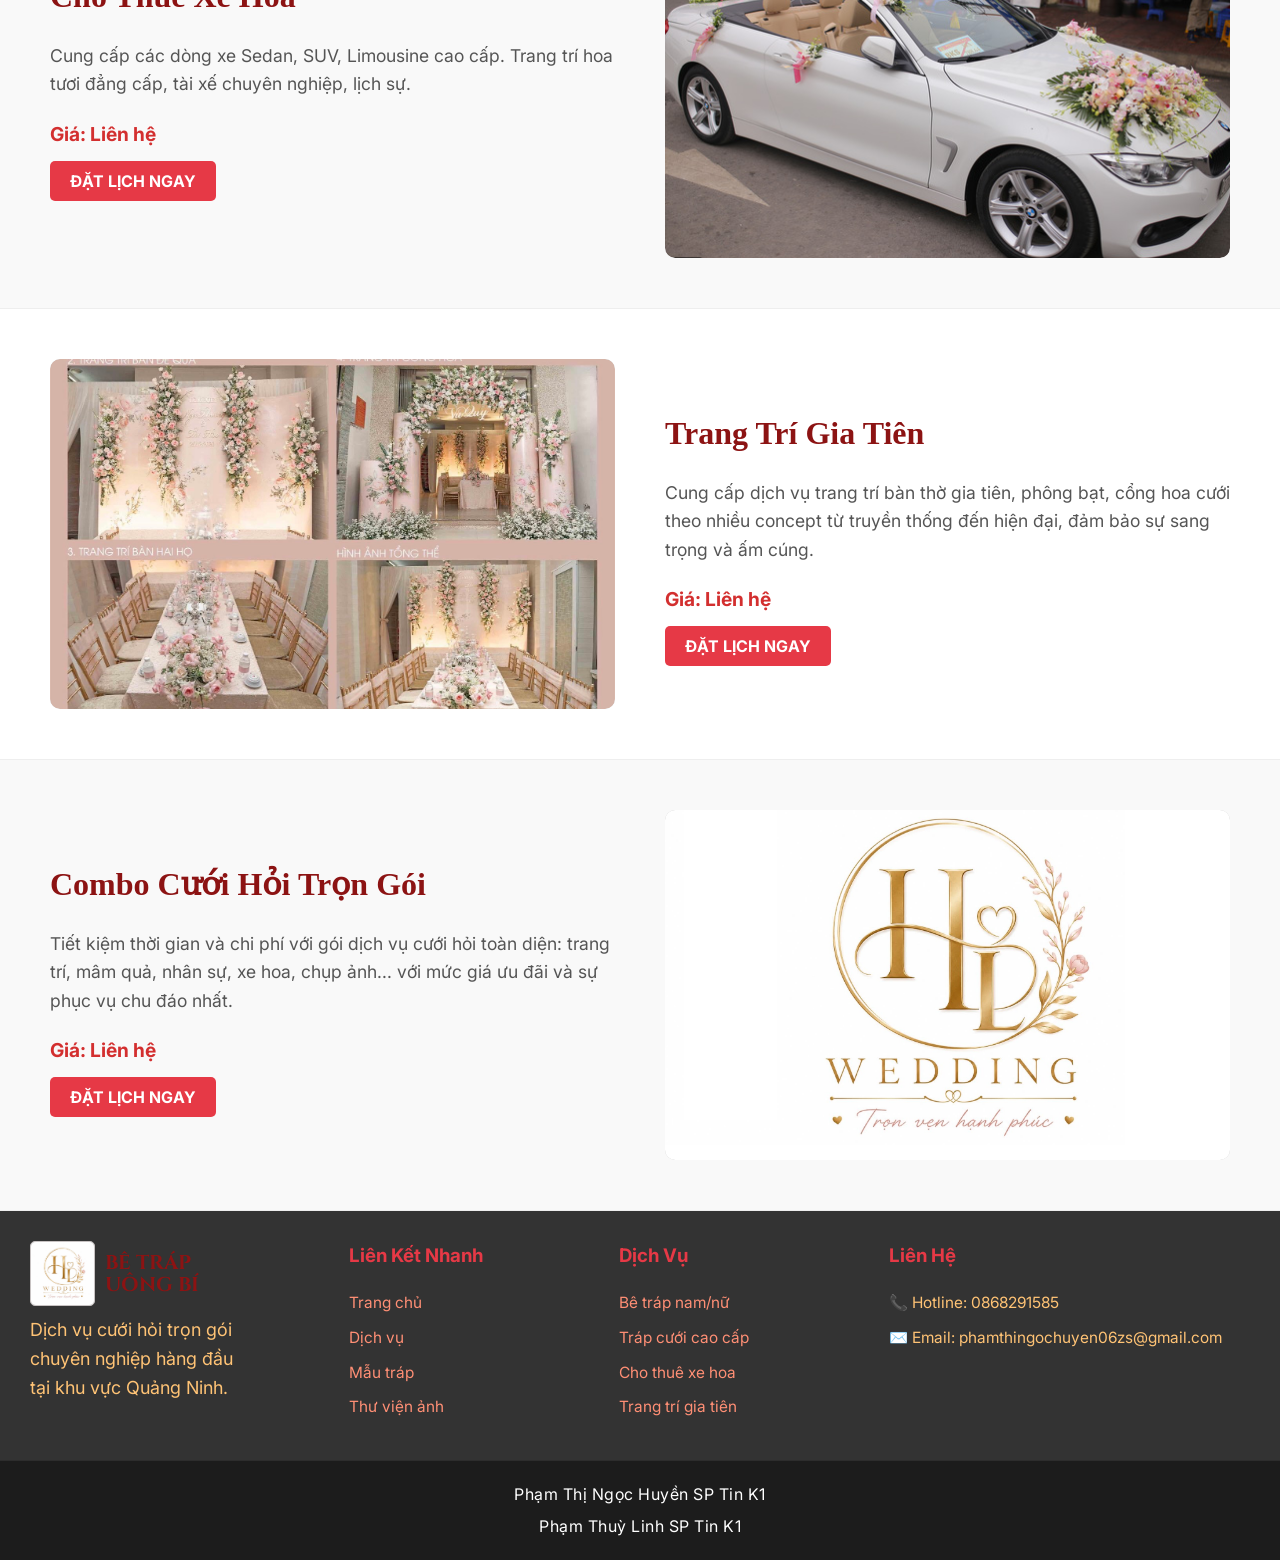
<file: dich-vu.html>
<!DOCTYPE html>
<html lang="vi">
<head>
    <meta charset="UTF-8">
    <meta name="viewport" content="width=device-width, initial-scale=1.0">
    <title>Bê Tráp Uông Bí - Dịch Vụ</title>
    <!-- Nhúng file CSS dùng chung -->
    <link rel="stylesheet" href="css/dinh-dang-dung-chung.css">
    <!-- Nhúng file CSS riêng của trang dịch vụ -->
    <link rel="stylesheet" href="css/trang-dich-vu.css">
</head>
<body>

    <!-- Khối đầu trang (Header) cố định -->
    <header class="dau-trang" id="dau-trang-chinh">
        <!-- Khối chứa logo thương hiệu -->
        <a href="index.html" class="logo-thuong-hieu">
            <div class="khung-anh-logo">
                <img src="Anh/logo-web.png" alt="Logo">
            </div>
            <span>BÊ TRÁP<br>UÔNG BÍ</span>
        </a>
        <!-- Khối menu điều hướng chính của website -->
        <nav>
            <ul class="thanh-menu-dieu-huong">
                <li><a href="index.html">Trang chủ</a></li>
                <li><a href="dich-vu.html" class="active">Dịch vụ</a></li>
                <li><a href="mau-trap.html">Mẫu tráp</a></li>
                <li><a href="thu-vien-anh.html">Thư viện ảnh</a></li>
                <li><a href="lien-he.html">Liên hệ</a></li>
            </ul>
        </nav>

        <!-- Khối chứa hotline và nút đặt lịch -->
        <div class="nhom-nut-dau-trang">
            <span class="hotline">Hotline: 0868291585</span>
            <a href="lien-he.html" class="nut-dat-lich">ĐẶT LỊCH</a>
        </div>
    </header>
    <!-- Khối chi tiết dịch vụ Bê Tráp Nam -->
    <section class="chi-tiet-dich-vu">
        <!-- Khung giữ chỗ ảnh dịch vụ -->
        <div class="anh-dich-vu-trang-dich-vu-1">
            <img src="Anh/be-trap-nam.jpg" alt="Bê Tráp Nam">
        </div>
        <!-- Khối nội dung dịch vụ -->
        <div class="noi-dung-dich-vu">
            <h2>Bê Tráp Nam</h2>
            <p>Đội hình nam chuyên nghiệp, cao từ 1m70, ngoại hình sáng. Trang phục áo dài cách tân hoặc áo vest tùy chọn. Cam kết đúng giờ, hỗ trợ nhiệt tình trong suốt buổi lễ.</p>
            <p class="gia-dich-vu">Giá: Liên hệ</p>
            <a href="lien-he.html" class="nut-dat-lich">ĐẶT LỊCH NGAY</a>
        </div>
    </section>

    <!-- Khối chi tiết dịch vụ Bê Tráp Nữ -->
    <section class="chi-tiet-dich-vu doi-chieu">
        <div class="noi-dung-dich-vu">
            <h2>Bê Tráp Nữ</h2>
            <p>Đội hình nữ xinh đẹp, cao từ 1m60. Trang phục áo dài truyền thống đồng bộ, trang điểm nhẹ nhàng, thanh lịch. Hỗ trợ chụp ảnh và làm lễ chuyên nghiệp.</p>
            <p class="gia-dich-vu">Giá: Liên hệ</p>
            <a href="lien-he.html" class="nut-dat-lich">ĐẶT LỊCH NGAY</a>
        </div>
        <div class="anh-dich-vu-trang-dich-vu-2">
            <img src="Anh/be-trap-nu.jpg" alt="Bê Tráp Nữ">
        </div>
    </section>

    <!-- Khối chi tiết dịch vụ Tráp Cưới -->
    <section class="chi-tiet-dich-vu">
        <div class="anh-dich-vu-trang-dich-vu-3">
            <img src="Anh/trap-cuoi-luxury.jpg" alt="Tráp Cưới">
        </div>
        <div class="noi-dung-dich-vu">
            <h2>Tráp Cưới Cao Cấp</h2>
            <p>Cung cấp các mẫu tráp ăn hỏi từ 5, 7, 9 đến 11 tráp. Kết rồng phượng tinh xảo, sử dụng hoa tươi nhập khẩu và các lễ vật chất lượng cao nhất.</p>
            <p class="gia-dich-vu">Giá: Liên hệ</p>
            <a href="lien-he.html" class="nut-dat-lich">ĐẶT LỊCH NGAY</a>
        </div>
    </section>

    <!-- Khối chi tiết dịch vụ Xe Hoa -->
    <section class="chi-tiet-dich-vu doi-chieu">
        <div class="noi-dung-dich-vu">
            <h2>Cho Thuê Xe Hoa</h2>
            <p>Cung cấp các dòng xe Sedan, SUV, Limousine cao cấp. Trang trí hoa tươi đẳng cấp, tài xế chuyên nghiệp, lịch sự.</p>
            <p class="gia-dich-vu">Giá: Liên hệ</p>
            <a href="lien-he.html" class="nut-dat-lich">ĐẶT LỊCH NGAY</a>
        </div>
        <div class="anh-dich-vu-trang-dich-vu-4">
            <img src="Anh/anh-xe-hoa.png" alt="Xe Hoa">
        </div>
    </section>

    <!-- Khối chi tiết dịch vụ Trang Trí Gia Tiên -->
    <section class="chi-tiet-dich-vu">
        <div class="anh-dich-vu-trang-dich-vu-5">
            <img src="Anh/trang-tri-gia-tien.jpg" alt="Trang Trí Gia Tiên">
        </div>
        <div class="noi-dung-dich-vu">
            <h2>Trang Trí Gia Tiên</h2>
            <p>Cung cấp dịch vụ trang trí bàn thờ gia tiên, phông bạt, cổng hoa cưới theo nhiều concept từ truyền thống đến hiện đại, đảm bảo sự sang trọng và ấm cúng.</p>
            <p class="gia-dich-vu">Giá: Liên hệ</p>
            <a href="lien-he.html" class="nut-dat-lich">ĐẶT LỊCH NGAY</a>
        </div>
    </section>

    <!-- Khối chi tiết dịch vụ Combo Trọn Gói -->
    <section class="chi-tiet-dich-vu doi-chieu">
        <div class="noi-dung-dich-vu">
            <h2>Combo Cưới Hỏi Trọn Gói</h2>
            <p>Tiết kiệm thời gian và chi phí với gói dịch vụ cưới hỏi toàn diện: trang trí, mâm quả, nhân sự, xe hoa, chụp ảnh... với mức giá ưu đãi và sự phục vụ chu đáo nhất.</p>
            <p class="gia-dich-vu">Giá: Liên hệ</p>
            <a href="lien-he.html" class="nut-dat-lich">ĐẶT LỊCH NGAY</a>
        </div>
        <div class="anh-dich-vu-trang-dich-vu-6">
            <img src="Anh/logo-4-3.png" alt="Combo Trọn Gói">
        </div>
    </section>

    <!-- Khối chân trang (Footer) -->
    <footer class="chan-trang">
        <!-- Cột 1: Thông tin thương hiệu -->
        <div class="cot-chan-trang">
            <a href="index.html" class="logo-thuong-hieu">
                <div class="khung-anh-logo">
                    <img src="Anh/logo-web.png" alt="Logo">
                </div> <span>BÊ TRÁP<br>UÔNG BÍ</span>
            </a>
            <p>Dịch vụ cưới hỏi trọn gói</br>chuyên nghiệp hàng đầu</br>tại khu vực Quảng Ninh.</p>
        </div>
        <!-- Cột 2: Menu liên kết nhanh -->
        <div class="cot-chan-trang">
            <h3>Liên Kết Nhanh</h3>
            <ul>
                <li><a href="index.html">Trang chủ</a></li>
                <li><a href="dich-vu.html">Dịch vụ</a></li>
                <li><a href="mau-trap.html">Mẫu tráp</a></li>
                <li><a href="thu-vien-anh.html">Thư viện ảnh</a></li>
            </ul>
        </div>
        <!-- Cột 3: Danh sách dịch vụ -->
        <div class="cot-chan-trang">
            <h3>Dịch Vụ</h3>
            <ul>
                <li><a href="dich-vu.html">Bê tráp nam/nữ</a></li>
                <li><a href="dich-vu.html">Tráp cưới cao cấp</a></li>
                <li><a href="dich-vu.html">Cho thuê xe hoa</a></li>
                <li><a href="dich-vu.html">Trang trí gia tiên</a></li>
            </ul>
        </div>
        <!-- Cột 4: Thông tin liên hệ -->
        <div class="cot-chan-trang">
            <h3>Liên Hệ</h3>
            <ul>

                <li>📞 Hotline: 0868291585</li>
                <li>✉️ Email: phamthingochuyen06zs@gmail.com</li>
            </ul>
        </div>
    </footer>

    <!-- Khối thông tin tác giả dưới chân trang -->
    <div class="thong-tin-tac-gia">
        <p>Phạm Thị Ngọc Huyền SP Tin K1</p>
        <p>Phạm Thuỳ Linh SP Tin K1</p>
    </div>

    <!-- Nhúng file JavaScript xử lý chung -->
    <script src="js/xu-ly-chung.js"></script>
</body>
</html>
</file>
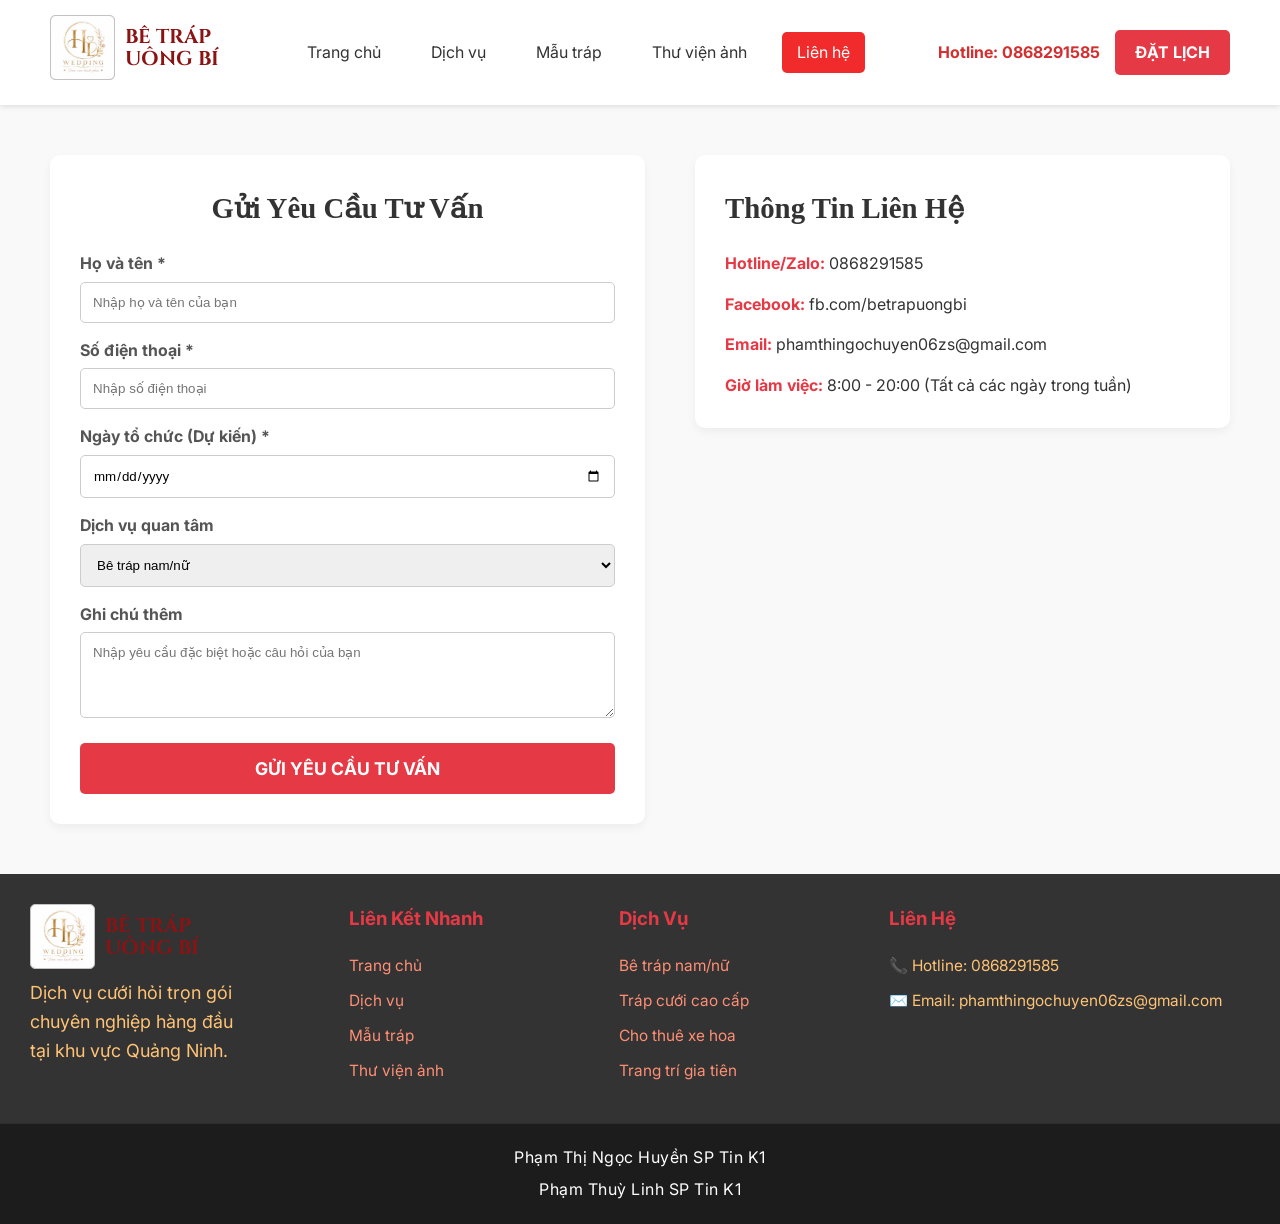
<file: lien-he.html>
<!DOCTYPE html>
<html lang="vi">
<head>
    <meta charset="UTF-8">
    <meta name="viewport" content="width=device-width, initial-scale=1.0">
    <title>Bê Tráp Uông Bí - Liên Hệ</title>
    <!-- Nhúng file CSS dùng chung -->
    <link rel="stylesheet" href="css/dinh-dang-dung-chung.css">

    <!-- Nhúng file CSS riêng của trang liên hệ -->
    <link rel="stylesheet" href="css/trang-lien-he.css">
</head>
<body>

    <!-- Khối đầu trang (Header) cố định -->
    <header class="dau-trang" id="dau-trang-chinh">
        <!-- Khối chứa logo thương hiệu -->
        <a href="index.html" class="logo-thuong-hieu">
            <div class="khung-anh-logo">
                <img src="Anh/logo-web.png" alt="Logo">
            </div>
            <span>BÊ TRÁP<br>UÔNG BÍ</span>
        </a>

        <!-- Khối menu điều hướng chính của website -->
        <nav>
            <ul class="thanh-menu-dieu-huong">
                <li><a href="index.html">Trang chủ</a></li>
                <li><a href="dich-vu.html">Dịch vụ</a></li>
                <li><a href="mau-trap.html">Mẫu tráp</a></li>
                <li><a href="thu-vien-anh.html">Thư viện ảnh</a></li>
                <li><a href="lien-he.html" class="active">Liên hệ</a></li>
            </ul>
        </nav>

        <!-- Khối chứa hotline và nút đặt lịch -->
        <div class="nhom-nut-dau-trang">
            <span class="hotline">Hotline: 0868291585</span>
            <a href="lien-he.html" class="nut-dat-lich">ĐẶT LỊCH</a>
        </div>
    </header>
    <!-- Khối chứa nội dung liên hệ chính -->
    <section class="noi-dung-lien-he">
        
        <!-- Khung chứa Form tư vấn -->
        <div class="khung-form-tu-van">
            <h2>Gửi Yêu Cầu Tư Vấn</h2>
            <form action="#" method="POST" class="form-tu-van">
                <!-- Nhập Họ tên -->
                <div class="nhom-nhap-lieu">
                    <label for="ho-ten">Họ và tên *</label>
                    <input type="text" id="ho-ten" placeholder="Nhập họ và tên của bạn" required>
                </div>
                
                <!-- Nhập SĐT -->
                <div class="nhom-nhap-lieu">
                    <label for="so-dien-thoai">Số điện thoại *</label>
                    <input type="tel" id="so-dien-thoai" placeholder="Nhập số điện thoại" required>
                </div>

                <!-- Chọn Ngày cưới -->
                <div class="nhom-nhap-lieu">
                    <label for="ngay-cuoi">Ngày tổ chức (Dự kiến) *</label>
                    <input type="date" id="ngay-cuoi" required>
                </div>

                <!-- Chọn Dịch vụ cần tư vấn -->
                <div class="nhom-nhap-lieu">
                    <label for="dich-vu-can-tu-van">Dịch vụ quan tâm</label>
                    <select id="dich-vu-can-tu-van">
                        <option value="be-trap">Bê tráp nam/nữ</option>
                        <option value="mau-trap">Đặt mẫu tráp</option>
                        <option value="xe-hoa">Thuê xe hoa</option>
                        <option value="trang-tri">Trang trí gia tiên</option>
                        <option value="tron-goi">Combo trọn gói</option>
                    </select>
                </div>

                <!-- Nhập Ghi chú -->
                <div class="nhom-nhap-lieu">
                    <label for="ghi-chu">Ghi chú thêm</label>
                    <textarea id="ghi-chu" rows="4" placeholder="Nhập yêu cầu đặc biệt hoặc câu hỏi của bạn"></textarea>
                </div>

                <!-- Nút gửi yêu cầu -->
                <button type="submit" class="nut-gui-yeu-cau">GỬI YÊU CẦU TƯ VẤN</button>
            </form>
        </div>

        <!-- Khung hiển thị thông tin liên hệ và bản đồ -->
        <div class="khung-thong-tin-va-ban-do">
            
            <!-- Khối thông tin liên hệ trực tiếp -->
            <div class="thong-tin-lien-he">
                <h2>Thông Tin Liên Hệ</h2>
                <ul>
                    <li><strong>Hotline/Zalo:</strong> 0868291585</li>
                    <li><strong>Facebook:</strong> fb.com/betrapuongbi</li>
                    <li><strong>Email:</strong> phamthingochuyen06zs@gmail.com</li>

                    <li><strong>Giờ làm việc:</strong> 8:00 - 20:00 (Tất cả các ngày trong tuần)</li>
                </ul>
            </div>



        </div>

    </section>

    <!-- Khối chân trang (Footer) -->
    <footer class="chan-trang">
        <!-- Cột 1: Thông tin thương hiệu -->
        <div class="cot-chan-trang">
            <a href="index.html" class="logo-thuong-hieu">
                <div class="khung-anh-logo">
                    <img src="Anh/logo-web.png" alt="Logo">
                </div> <span>BÊ TRÁP<br>UÔNG BÍ</span>
            </a>
            <p>Dịch vụ cưới hỏi trọn gói</br>chuyên nghiệp hàng đầu</br>tại khu vực Quảng Ninh.</p>
        </div>
        <!-- Cột 2: Menu liên kết nhanh -->
        <div class="cot-chan-trang">
            <h3>Liên Kết Nhanh</h3>
            <ul>
                <li><a href="index.html">Trang chủ</a></li>
                <li><a href="dich-vu.html">Dịch vụ</a></li>
                <li><a href="mau-trap.html">Mẫu tráp</a></li>
                <li><a href="thu-vien-anh.html">Thư viện ảnh</a></li>
            </ul>
        </div>
        <!-- Cột 3: Danh sách dịch vụ -->
        <div class="cot-chan-trang">
            <h3>Dịch Vụ</h3>
            <ul>
                <li><a href="dich-vu.html">Bê tráp nam/nữ</a></li>
                <li><a href="dich-vu.html">Tráp cưới cao cấp</a></li>
                <li><a href="dich-vu.html">Cho thuê xe hoa</a></li>
                <li><a href="dich-vu.html">Trang trí gia tiên</a></li>
            </ul>
        </div>
        <!-- Cột 4: Thông tin liên hệ -->
        <div class="cot-chan-trang">
            <h3>Liên Hệ</h3>
            <ul>

                <li>📞 Hotline: 0868291585</li>
                <li>✉️ Email: phamthingochuyen06zs@gmail.com</li>
            </ul>
        </div>
    </footer>

    <!-- Khối thông tin tác giả dưới chân trang -->
    <div class="thong-tin-tac-gia">
        <p>Phạm Thị Ngọc Huyền SP Tin K1</p>
        <p>Phạm Thuỳ Linh SP Tin K1</p>
    </div>

    <!-- Nhúng file JavaScript -->
    <script src="js/xu-ly-chung.js"></script>
</body>
</html>
</file>
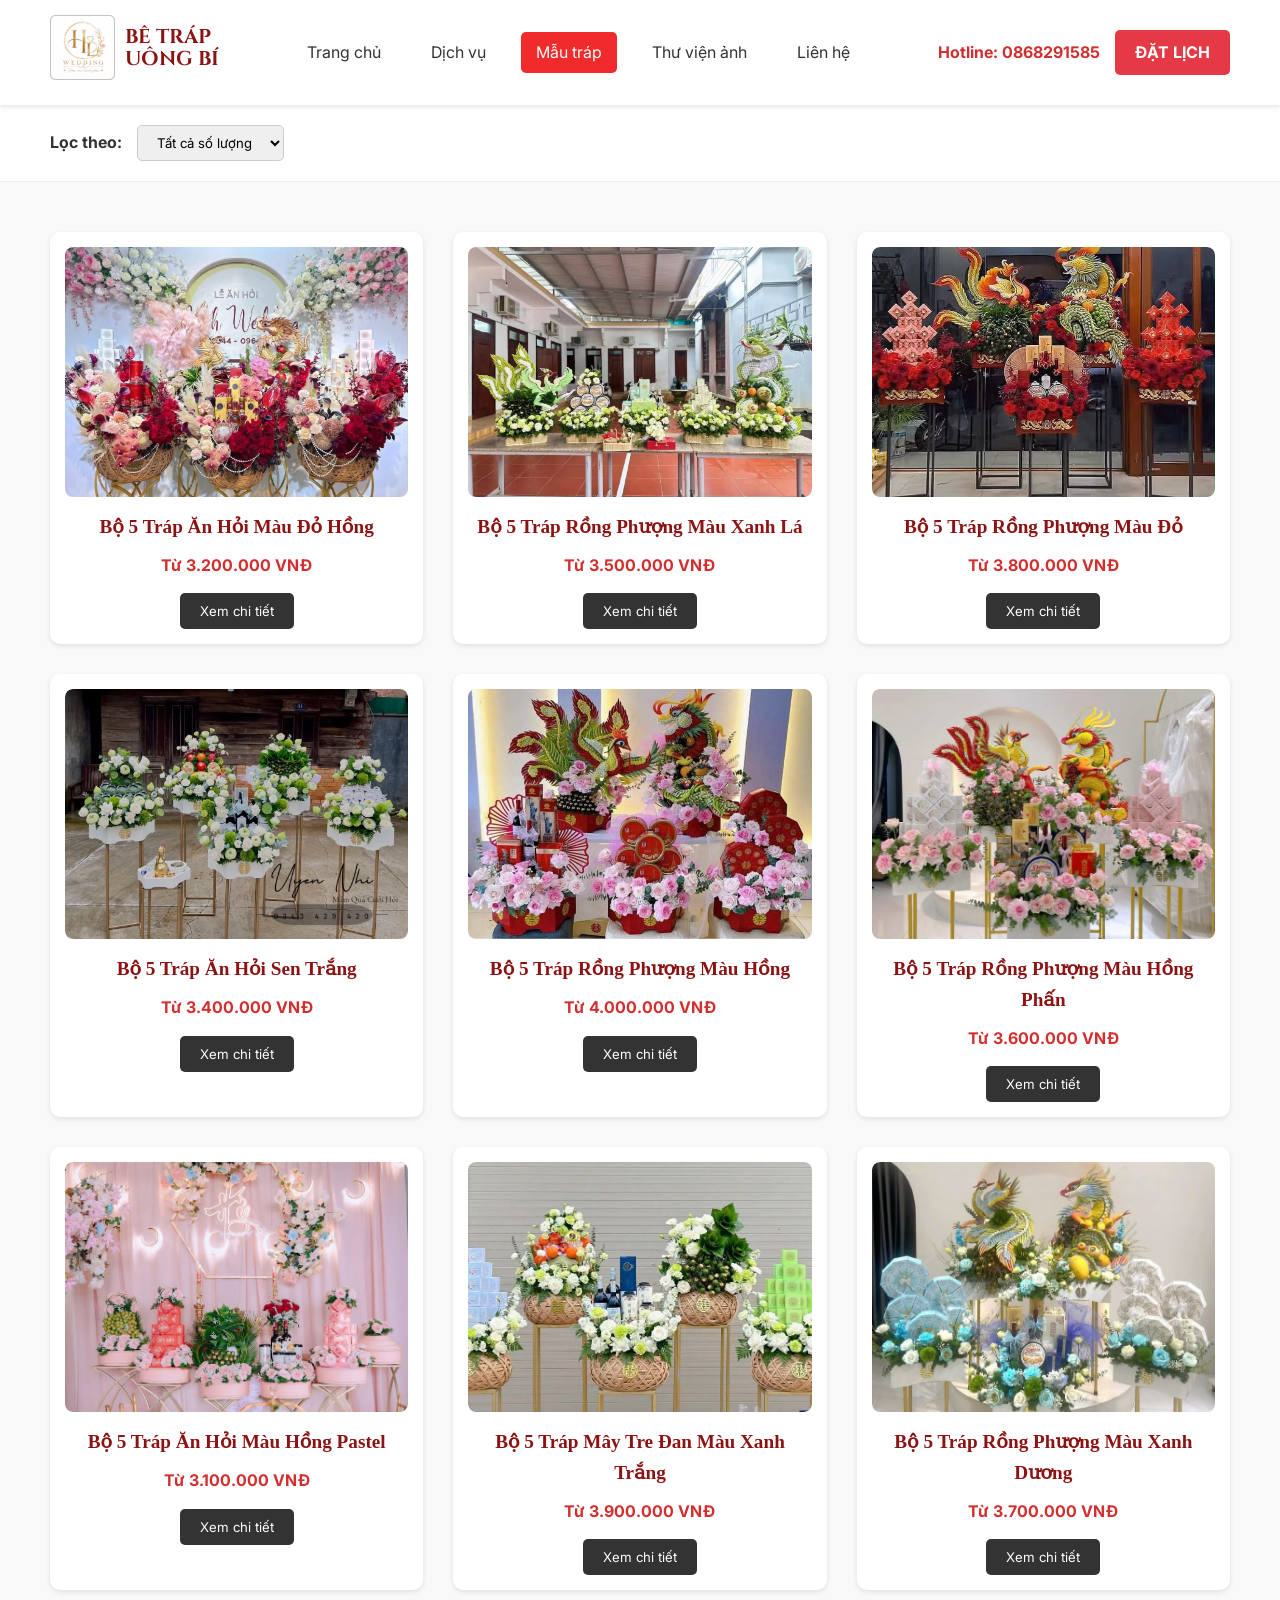
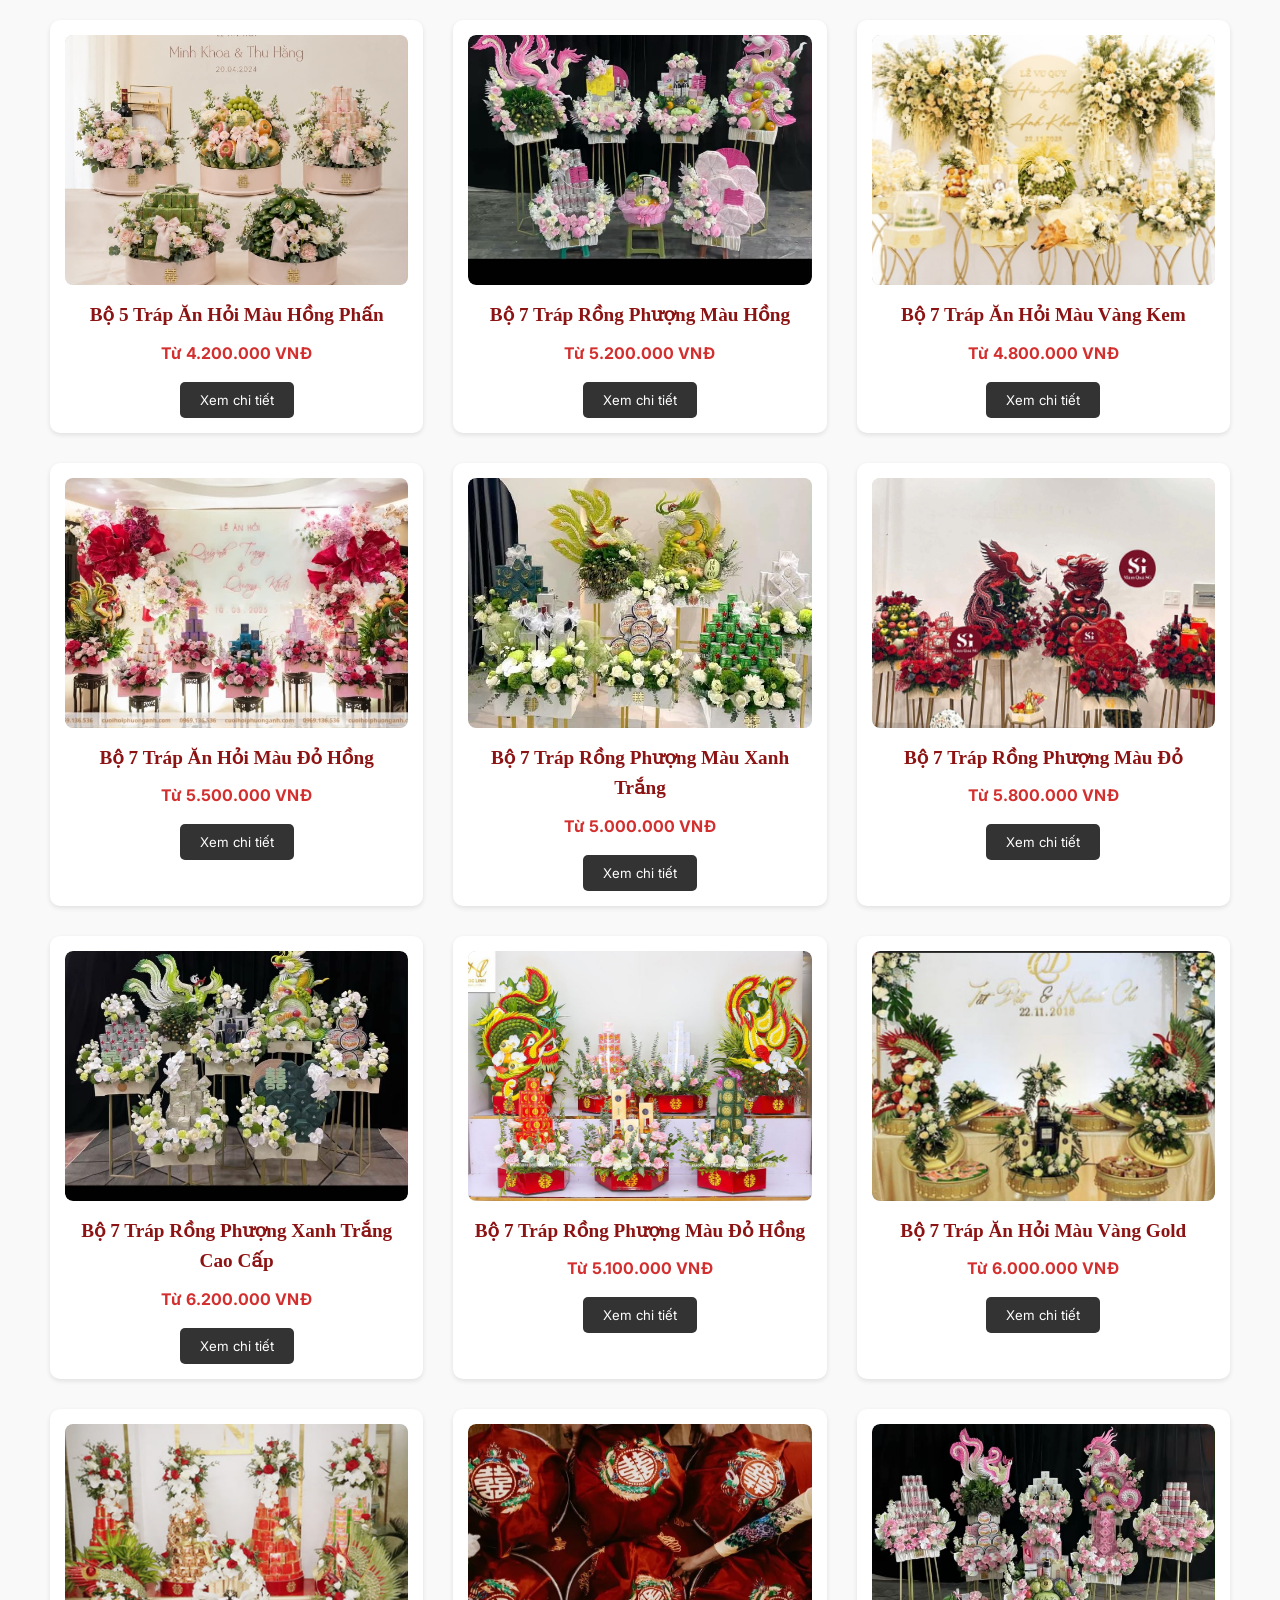
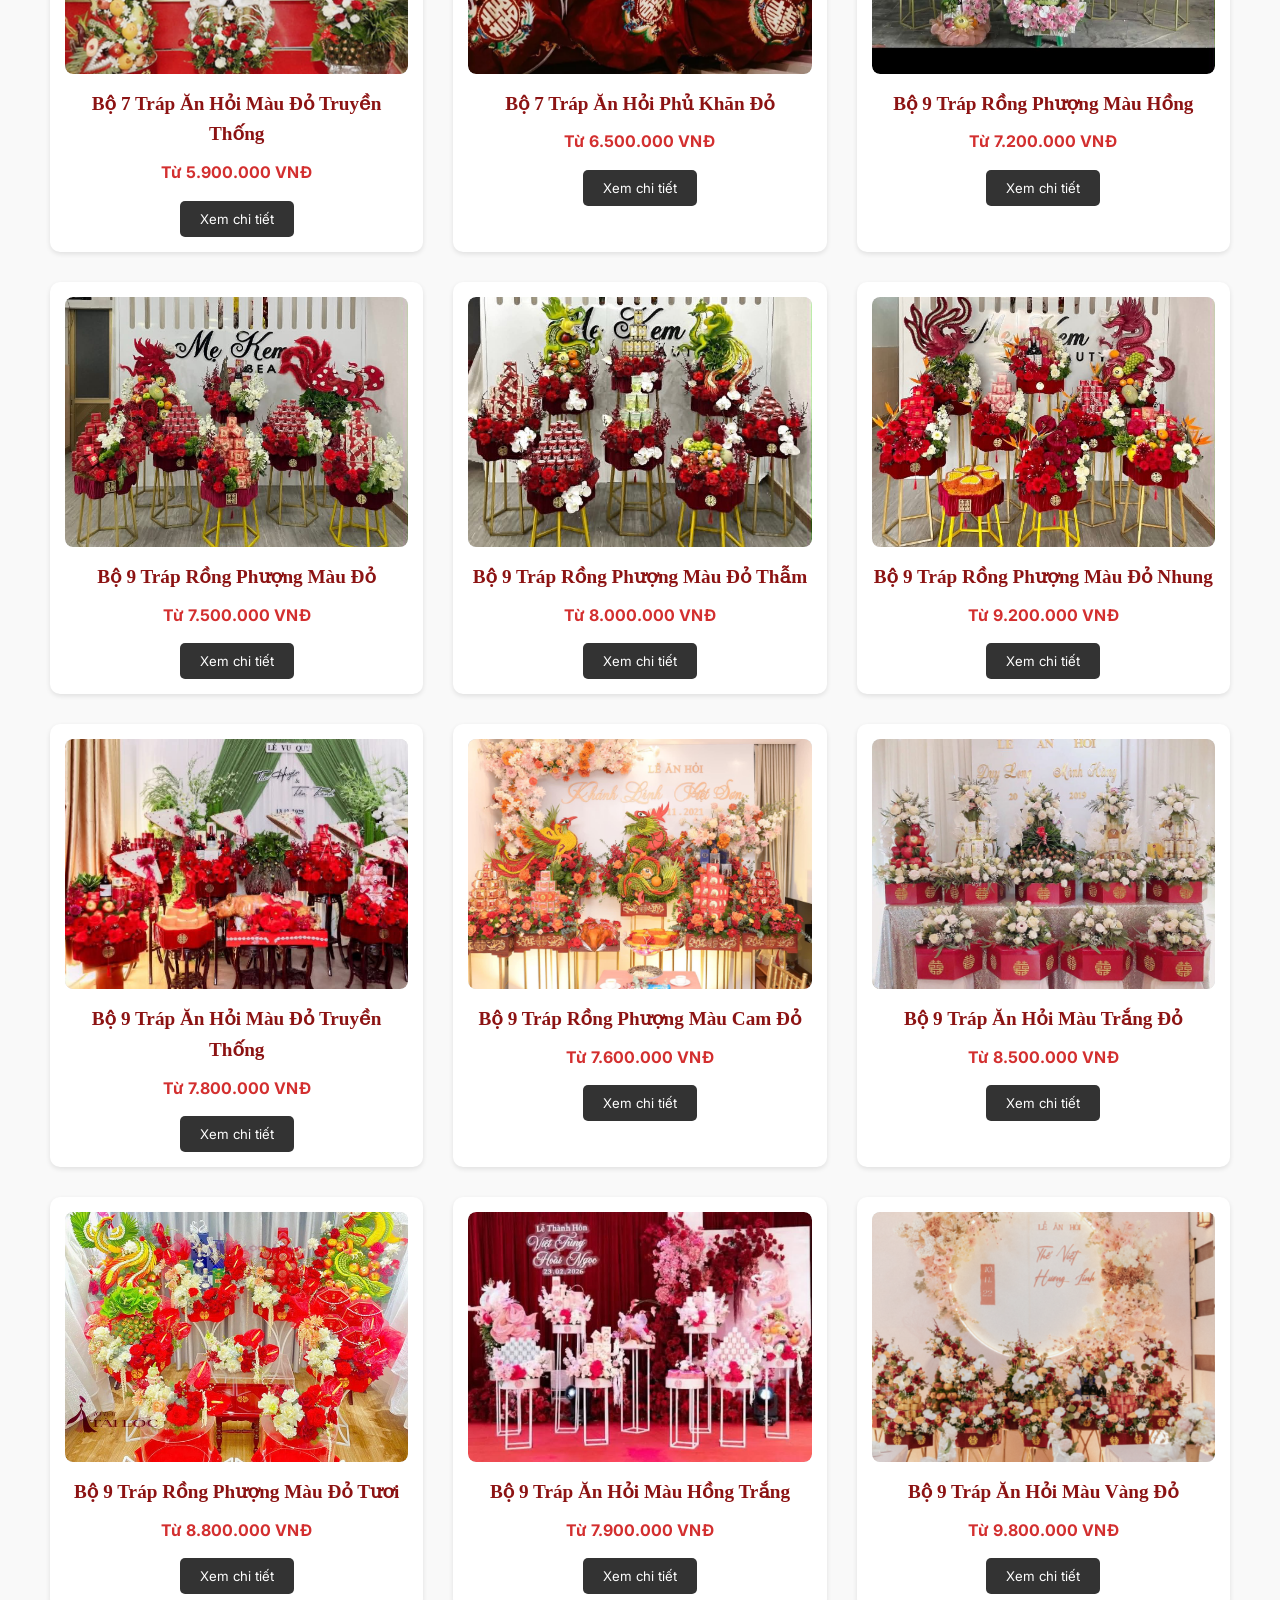
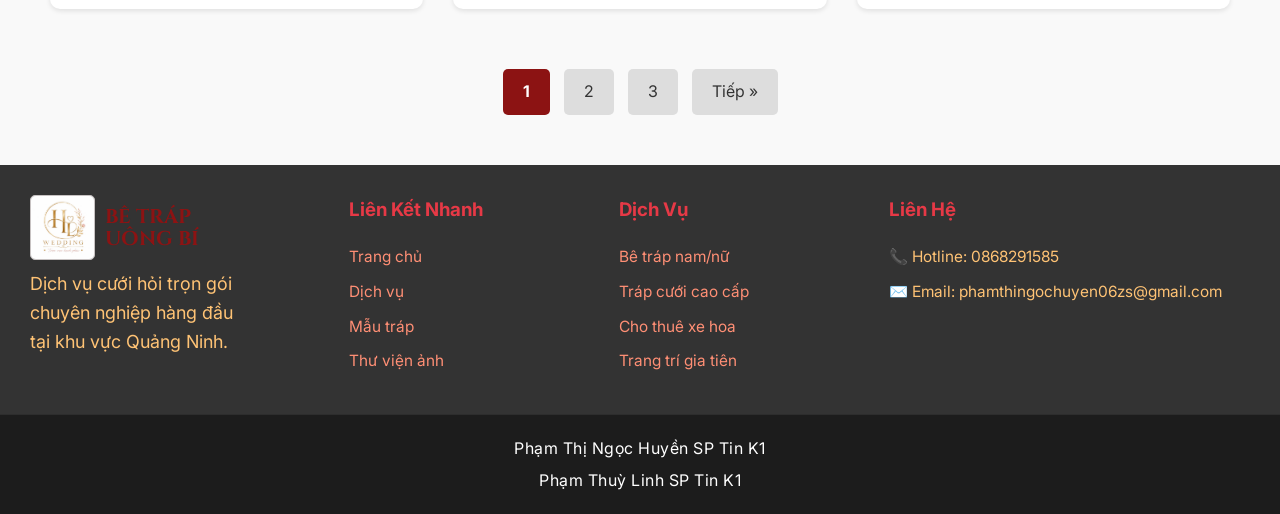
<file: mau-trap.html>
<!DOCTYPE html>
<html lang="vi">
<head>
    <meta charset="UTF-8">
    <meta name="viewport" content="width=device-width, initial-scale=1.0">
    <title>Bê Tráp Uông Bí - Mẫu Tráp</title>
    <!-- Nhúng file CSS dùng chung -->
    <link rel="stylesheet" href="css/dinh-dang-dung-chung.css">

    <!-- Nhúng file CSS riêng của trang mẫu tráp -->
    <link rel="stylesheet" href="css/trang-mau-trap.css">
</head>
<body>

    <!-- Khối đầu trang (Header) cố định -->
    <header class="dau-trang" id="dau-trang-chinh">
        <!-- Khối chứa logo thương hiệu -->
        <a href="index.html" class="logo-thuong-hieu">
            <div class="khung-anh-logo">
                <img src="Anh/logo-web.png" alt="Logo">
            </div>
            <span>BÊ TRÁP<br>UÔNG BÍ</span>
        </a>

        <!-- Khối menu điều hướng chính của website -->
        <nav>
            <ul class="thanh-menu-dieu-huong">
                <li><a href="index.html">Trang chủ</a></li>
                <li><a href="dich-vu.html">Dịch vụ</a></li>
                <li><a href="mau-trap.html" class="active">Mẫu tráp</a></li>
                <li><a href="thu-vien-anh.html">Thư viện ảnh</a></li>
                <li><a href="lien-he.html">Liên hệ</a></li>
            </ul>
        </nav>

        <!-- Khối chứa hotline và nút đặt lịch -->
        <div class="nhom-nut-dau-trang">
            <span class="hotline">Hotline: 0868291585</span>
            <a href="lien-he.html" class="nut-dat-lich">ĐẶT LỊCH</a>
        </div>
    </header>
    <!-- Khối chứa bộ lọc tìm kiếm mẫu tráp -->
    <section class="bo-loc-mau-trap">
        <!-- Tiêu đề bộ lọc -->
        <span class="tieu-de-loc">Lọc theo:</span>
        <!-- Lọc theo số lượng tráp -->
        <select class="o-chon-loc" id="loc-so-luong">
            <option value="tat-ca">Tất cả số lượng</option>
            <option value="5-trap">5 Tráp</option>
            <option value="7-trap">7 Tráp</option>
            <option value="9-trap">9 Tráp</option>
        </select>
    </section>

    <!-- Khối lưới chứa danh sách các mẫu tráp -->
    <section class="danh-sach-mau-trap">
        <!-- Thẻ mẫu tráp 1 -->
        <div class="the-mau-trap" data-so-luong="5-trap">
            <div class="anh-mau-trap-1">
                <img src="Anh/5-trap-01.jpg" alt="Bộ 5 Tráp Ăn Hỏi Màu Đỏ Hồng">
            </div>
            <h3>Bộ 5 Tráp Ăn Hỏi Màu Đỏ Hồng</h3>
            <p class="gia-tham-khao">Từ 3.200.000 VNĐ</p>
            <button class="nut-xem-chi-tiet-trap" onclick="location.href='chi-tiet-trap-05-01.html'">Xem chi tiết</button>
        </div>
        
        <!-- Thẻ mẫu tráp 2 -->
        <div class="the-mau-trap" data-so-luong="5-trap">
            <div class="anh-mau-trap-2">
                <img src="Anh/5-trap-02.jpg" alt="Bộ 5 Tráp Rồng Phượng Màu Xanh Lá">
            </div>
            <h3>Bộ 5 Tráp Rồng Phượng Màu Xanh Lá</h3>
            <p class="gia-tham-khao">Từ 3.500.000 VNĐ</p>
            <button class="nut-xem-chi-tiet-trap">Xem chi tiết</button>
        </div>

        <!-- Thẻ mẫu tráp 3 -->
        <div class="the-mau-trap" data-so-luong="5-trap">
            <div class="anh-mau-trap-3">
                <img src="Anh/5-trap-03.jpg" alt="Bộ 5 Tráp Rồng Phượng Màu Đỏ">
            </div>
            <h3>Bộ 5 Tráp Rồng Phượng Màu Đỏ</h3>
            <p class="gia-tham-khao">Từ 3.800.000 VNĐ</p>
            <button class="nut-xem-chi-tiet-trap">Xem chi tiết</button>
        </div>

        <!-- Thẻ mẫu tráp 4 -->
        <div class="the-mau-trap" data-so-luong="5-trap">
            <div class="anh-mau-trap-4">
                <img src="Anh/5-trap-04.jpg" alt="Bộ 5 Tráp Ăn Hỏi Sen Trắng">
            </div>
            <h3>Bộ 5 Tráp Ăn Hỏi Sen Trắng</h3>
            <p class="gia-tham-khao">Từ 3.400.000 VNĐ</p>
            <button class="nut-xem-chi-tiet-trap">Xem chi tiết</button>
        </div>

        <!-- Thẻ mẫu tráp 5 -->
        <div class="the-mau-trap" data-so-luong="5-trap">
            <div class="anh-mau-trap-5">
                <img src="Anh/5-trap-05.jpg" alt="Bộ 5 Tráp Rồng Phượng Màu Hồng">
            </div>
            <h3>Bộ 5 Tráp Rồng Phượng Màu Hồng</h3>
            <p class="gia-tham-khao">Từ 4.000.000 VNĐ</p>
            <button class="nut-xem-chi-tiet-trap">Xem chi tiết</button>
        </div>

        <!-- Thẻ mẫu tráp 6 -->
        <div class="the-mau-trap" data-so-luong="5-trap">
            <div class="anh-mau-trap-6">
                <img src="Anh/5-trap-06.jpg" alt="Bộ 5 Tráp Rồng Phượng Màu Hồng Phấn">
            </div>
            <h3>Bộ 5 Tráp Rồng Phượng Màu Hồng Phấn</h3>
            <p class="gia-tham-khao">Từ 3.600.000 VNĐ</p>
            <button class="nut-xem-chi-tiet-trap">Xem chi tiết</button>
        </div>

        <!-- Thẻ mẫu tráp 7 -->
        <div class="the-mau-trap" data-so-luong="5-trap">
            <div class="anh-mau-trap-7">
                <img src="Anh/5-trap-07.jpg" alt="Bộ 5 Tráp Ăn Hỏi Màu Hồng Pastel">
            </div>
            <h3>Bộ 5 Tráp Ăn Hỏi Màu Hồng Pastel</h3>
            <p class="gia-tham-khao">Từ 3.100.000 VNĐ</p>
            <button class="nut-xem-chi-tiet-trap">Xem chi tiết</button>
        </div>

        <!-- Thẻ mẫu tráp 8 -->
        <div class="the-mau-trap" data-so-luong="5-trap">
            <div class="anh-mau-trap-8">
                <img src="Anh/5-trap-08.jpg" alt="Bộ 5 Tráp Mây Tre Đan Màu Xanh Trắng">
            </div>
            <h3>Bộ 5 Tráp Mây Tre Đan Màu Xanh Trắng</h3>
            <p class="gia-tham-khao">Từ 3.900.000 VNĐ</p>
            <button class="nut-xem-chi-tiet-trap">Xem chi tiết</button>
        </div>

        <!-- Thẻ mẫu tráp 9 -->
        <div class="the-mau-trap" data-so-luong="5-trap">
            <div class="anh-mau-trap-9">
                <img src="Anh/5-trap-09.jpg" alt="Bộ 5 Tráp Rồng Phượng Màu Xanh Dương">
            </div>
            <h3>Bộ 5 Tráp Rồng Phượng Màu Xanh Dương</h3>
            <p class="gia-tham-khao">Từ 3.700.000 VNĐ</p>
            <button class="nut-xem-chi-tiet-trap">Xem chi tiết</button>
        </div>

        <!-- Thẻ mẫu tráp 10 -->
        <div class="the-mau-trap" data-so-luong="5-trap">
            <div class="anh-mau-trap-10">
                <img src="Anh/5-trap-10.jpg" alt="Bộ 5 Tráp Ăn Hỏi Màu Hồng Phấn">
            </div>
            <h3>Bộ 5 Tráp Ăn Hỏi Màu Hồng Phấn</h3>
            <p class="gia-tham-khao">Từ 4.200.000 VNĐ</p>
            <button class="nut-xem-chi-tiet-trap">Xem chi tiết</button>
        </div>

        <!-- Thẻ mẫu tráp 11 -->
        <div class="the-mau-trap" data-so-luong="7-trap">
            <div class="anh-mau-trap-11">
                <img src="Anh/7-trap-01.jpg" alt="Bộ 7 Tráp Rồng Phượng Màu Hồng">
            </div>
            <h3>Bộ 7 Tráp Rồng Phượng Màu Hồng</h3>
            <p class="gia-tham-khao">Từ 5.200.000 VNĐ</p>
            <button class="nut-xem-chi-tiet-trap">Xem chi tiết</button>
        </div>

        <!-- Thẻ mẫu tráp 12 -->
        <div class="the-mau-trap" data-so-luong="7-trap">
            <div class="anh-mau-trap-12">
                <img src="Anh/7-trap-02.jpg" alt="Bộ 7 Tráp Ăn Hỏi Màu Vàng Kem">
            </div>
            <h3>Bộ 7 Tráp Ăn Hỏi Màu Vàng Kem</h3>
            <p class="gia-tham-khao">Từ 4.800.000 VNĐ</p>
            <button class="nut-xem-chi-tiet-trap">Xem chi tiết</button>
        </div>

        <!-- Thẻ mẫu tráp 13 -->
        <div class="the-mau-trap" data-so-luong="7-trap">
            <div class="anh-mau-trap-13">
                <img src="Anh/7-trap-03.jpg" alt="Bộ 7 Tráp Ăn Hỏi Màu Đỏ Hồng">
            </div>
            <h3>Bộ 7 Tráp Ăn Hỏi Màu Đỏ Hồng</h3>
            <p class="gia-tham-khao">Từ 5.500.000 VNĐ</p>
            <button class="nut-xem-chi-tiet-trap">Xem chi tiết</button>
        </div>

        <!-- Thẻ mẫu tráp 14 -->
        <div class="the-mau-trap" data-so-luong="7-trap">
            <div class="anh-mau-trap-14">
                <img src="Anh/7-trap-04.jpg" alt="Bộ 7 Tráp Rồng Phượng Màu Xanh Trắng">
            </div>
            <h3>Bộ 7 Tráp Rồng Phượng Màu Xanh Trắng</h3>
            <p class="gia-tham-khao">Từ 5.000.000 VNĐ</p>
            <button class="nut-xem-chi-tiet-trap">Xem chi tiết</button>
        </div>

        <!-- Thẻ mẫu tráp 15 -->
        <div class="the-mau-trap" data-so-luong="7-trap">
            <div class="anh-mau-trap-15">
                <img src="Anh/7-trap-05.jpg" alt="Bộ 7 Tráp Rồng Phượng Màu Đỏ">
            </div>
            <h3>Bộ 7 Tráp Rồng Phượng Màu Đỏ</h3>
            <p class="gia-tham-khao">Từ 5.800.000 VNĐ</p>
            <button class="nut-xem-chi-tiet-trap">Xem chi tiết</button>
        </div>

        <!-- Thẻ mẫu tráp 16 -->
        <div class="the-mau-trap" data-so-luong="7-trap">
            <div class="anh-mau-trap-16">
                <img src="Anh/7-trap-06.jpg" alt="Bộ 7 Tráp Rồng Phượng Xanh Trắng Cao Cấp">
            </div>
            <h3>Bộ 7 Tráp Rồng Phượng Xanh Trắng Cao Cấp</h3>
            <p class="gia-tham-khao">Từ 6.200.000 VNĐ</p>
            <button class="nut-xem-chi-tiet-trap">Xem chi tiết</button>
        </div>

        <!-- Thẻ mẫu tráp 17 -->
        <div class="the-mau-trap" data-so-luong="7-trap">
            <div class="anh-mau-trap-17">
                <img src="Anh/7-trap-07.jpg" alt="Bộ 7 Tráp Rồng Phượng Màu Đỏ Hồng">
            </div>
            <h3>Bộ 7 Tráp Rồng Phượng Màu Đỏ Hồng</h3>
            <p class="gia-tham-khao">Từ 5.100.000 VNĐ</p>
            <button class="nut-xem-chi-tiet-trap">Xem chi tiết</button>
        </div>

        <!-- Thẻ mẫu tráp 18 -->
        <div class="the-mau-trap" data-so-luong="7-trap">
            <div class="anh-mau-trap-18">
                <img src="Anh/7-trap-08.png" alt="Bộ 7 Tráp Ăn Hỏi Màu Vàng Gold">
            </div>
            <h3>Bộ 7 Tráp Ăn Hỏi Màu Vàng Gold</h3>
            <p class="gia-tham-khao">Từ 6.000.000 VNĐ</p>
            <button class="nut-xem-chi-tiet-trap">Xem chi tiết</button>
        </div>

        <!-- Thẻ mẫu tráp 19 -->
        <div class="the-mau-trap" data-so-luong="7-trap">
            <div class="anh-mau-trap-19">
                <img src="Anh/7-trap-09.png" alt="Bộ 7 Tráp Ăn Hỏi Màu Đỏ Truyền Thống">
            </div>
            <h3>Bộ 7 Tráp Ăn Hỏi Màu Đỏ Truyền Thống</h3>
            <p class="gia-tham-khao">Từ 5.900.000 VNĐ</p>
            <button class="nut-xem-chi-tiet-trap">Xem chi tiết</button>
        </div>

        <!-- Thẻ mẫu tráp 20 -->
        <div class="the-mau-trap" data-so-luong="7-trap">
            <div class="anh-mau-trap-20">
                <img src="Anh/7-trap-10.png" alt="Bộ 7 Tráp Ăn Hỏi Phủ Khăn Đỏ">
            </div>
            <h3>Bộ 7 Tráp Ăn Hỏi Phủ Khăn Đỏ</h3>
            <p class="gia-tham-khao">Từ 6.500.000 VNĐ</p>
            <button class="nut-xem-chi-tiet-trap">Xem chi tiết</button>
        </div>

        <!-- Thẻ mẫu tráp 21 -->
        <div class="the-mau-trap" data-so-luong="9-trap">
            <div class="anh-mau-trap-21">
                <img src="Anh/9-trap-01.jpg" alt="Bộ 9 Tráp Rồng Phượng Màu Hồng">
            </div>
            <h3>Bộ 9 Tráp Rồng Phượng Màu Hồng</h3>
            <p class="gia-tham-khao">Từ 7.200.000 VNĐ</p>
            <button class="nut-xem-chi-tiet-trap">Xem chi tiết</button>
        </div>

        <!-- Thẻ mẫu tráp 22 -->
        <div class="the-mau-trap" data-so-luong="9-trap">
            <div class="anh-mau-trap-22">
                <img src="Anh/9-trap-02.jpg" alt="Bộ 9 Tráp Rồng Phượng Màu Đỏ">
            </div>
            <h3>Bộ 9 Tráp Rồng Phượng Màu Đỏ</h3>
            <p class="gia-tham-khao">Từ 7.500.000 VNĐ</p>
            <button class="nut-xem-chi-tiet-trap">Xem chi tiết</button>
        </div>

        <!-- Thẻ mẫu tráp 23 -->
        <div class="the-mau-trap" data-so-luong="9-trap">
            <div class="anh-mau-trap-23">
                <img src="Anh/9-trap-03.jpg" alt="Bộ 9 Tráp Rồng Phượng Màu Đỏ Thẫm">
            </div>
            <h3>Bộ 9 Tráp Rồng Phượng Màu Đỏ Thẫm</h3>
            <p class="gia-tham-khao">Từ 8.000.000 VNĐ</p>
            <button class="nut-xem-chi-tiet-trap">Xem chi tiết</button>
        </div>

        <!-- Thẻ mẫu tráp 24 -->
        <div class="the-mau-trap" data-so-luong="9-trap">
            <div class="anh-mau-trap-24">
                <img src="Anh/9-trap-04.jpg" alt="Bộ 9 Tráp Rồng Phượng Màu Đỏ Nhung">
            </div>
            <h3>Bộ 9 Tráp Rồng Phượng Màu Đỏ Nhung</h3>
            <p class="gia-tham-khao">Từ 9.200.000 VNĐ</p>
            <button class="nut-xem-chi-tiet-trap">Xem chi tiết</button>
        </div>

        <!-- Thẻ mẫu tráp 25 -->
        <div class="the-mau-trap" data-so-luong="9-trap">
            <div class="anh-mau-trap-25">
                <img src="Anh/9-trap-05.jpg" alt="Bộ 9 Tráp Ăn Hỏi Màu Đỏ Truyền Thống">
            </div>
            <h3>Bộ 9 Tráp Ăn Hỏi Màu Đỏ Truyền Thống</h3>
            <p class="gia-tham-khao">Từ 7.800.000 VNĐ</p>
            <button class="nut-xem-chi-tiet-trap">Xem chi tiết</button>
        </div>

        <!-- Thẻ mẫu tráp 26 -->
        <div class="the-mau-trap" data-so-luong="9-trap">
            <div class="anh-mau-trap-26">
                <img src="Anh/9-trap-06.jpg" alt="Bộ 9 Tráp Rồng Phượng Màu Cam Đỏ">
            </div>
            <h3>Bộ 9 Tráp Rồng Phượng Màu Cam Đỏ</h3>
            <p class="gia-tham-khao">Từ 7.600.000 VNĐ</p>
            <button class="nut-xem-chi-tiet-trap">Xem chi tiết</button>
        </div>

        <!-- Thẻ mẫu tráp 27 -->
        <div class="the-mau-trap" data-so-luong="9-trap">
            <div class="anh-mau-trap-27">
                <img src="Anh/9-trap-07.jpg" alt="Bộ 9 Tráp Ăn Hỏi Màu Trắng Đỏ">
            </div>
            <h3>Bộ 9 Tráp Ăn Hỏi Màu Trắng Đỏ</h3>
            <p class="gia-tham-khao">Từ 8.500.000 VNĐ</p>
            <button class="nut-xem-chi-tiet-trap">Xem chi tiết</button>
        </div>

        <!-- Thẻ mẫu tráp 28 -->
        <div class="the-mau-trap" data-so-luong="9-trap">
            <div class="anh-mau-trap-28">
                <img src="Anh/9-trap-08.jpg" alt="Bộ 9 Tráp Rồng Phượng Màu Đỏ Tươi">
            </div>
            <h3>Bộ 9 Tráp Rồng Phượng Màu Đỏ Tươi</h3>
            <p class="gia-tham-khao">Từ 8.800.000 VNĐ</p>
            <button class="nut-xem-chi-tiet-trap">Xem chi tiết</button>
        </div>

        <!-- Thẻ mẫu tráp 29 -->
        <div class="the-mau-trap" data-so-luong="9-trap">
            <div class="anh-mau-trap-29">
                <img src="Anh/9-trap-09.jpg" alt="Bộ 9 Tráp Ăn Hỏi Màu Hồng Trắng">
            </div>
            <h3>Bộ 9 Tráp Ăn Hỏi Màu Hồng Trắng</h3>
            <p class="gia-tham-khao">Từ 7.900.000 VNĐ</p>
            <button class="nut-xem-chi-tiet-trap">Xem chi tiết</button>
        </div>

        <!-- Thẻ mẫu tráp 30 -->
        <div class="the-mau-trap" data-so-luong="9-trap">
            <div class="anh-mau-trap-30">
                <img src="Anh/9-trap-10.jpg" alt="Bộ 9 Tráp Ăn Hỏi Màu Vàng Đỏ">
            </div>
            <h3>Bộ 9 Tráp Ăn Hỏi Màu Vàng Đỏ</h3>
            <p class="gia-tham-khao">Từ 9.800.000 VNĐ</p>
            <button class="nut-xem-chi-tiet-trap">Xem chi tiết</button>
        </div>

        <!-- Khối Phân Trang -->
        <div class="phan-trang">
            <span class="active">1</span>
            <span>2</span>
            <span>3</span>
            <span>Tiếp &raquo;</span>
        </div>
    </section>

    <!-- Khối chân trang (Footer) -->
    <footer class="chan-trang">
        <!-- Cột 1: Thông tin thương hiệu -->
        <div class="cot-chan-trang">
            <a href="index.html" class="logo-thuong-hieu">
                <div class="khung-anh-logo">
                    <img src="Anh/logo-web.png" alt="Logo">
                </div> <span>BÊ TRÁP<br>UÔNG BÍ</span>
            </a>
            <p>Dịch vụ cưới hỏi trọn gói</br>chuyên nghiệp hàng đầu</br>tại khu vực Quảng Ninh.</p>
        </div>
        <!-- Cột 2: Menu liên kết nhanh -->
        <div class="cot-chan-trang">
            <h3>Liên Kết Nhanh</h3>
            <ul>
                <li><a href="index.html">Trang chủ</a></li>
                <li><a href="dich-vu.html">Dịch vụ</a></li>
                <li><a href="mau-trap.html">Mẫu tráp</a></li>
                <li><a href="thu-vien-anh.html">Thư viện ảnh</a></li>
            </ul>
        </div>
        <!-- Cột 3: Danh sách dịch vụ -->
        <div class="cot-chan-trang">
            <h3>Dịch Vụ</h3>
            <ul>
                <li><a href="dich-vu.html">Bê tráp nam/nữ</a></li>
                <li><a href="dich-vu.html">Tráp cưới cao cấp</a></li>
                <li><a href="dich-vu.html">Cho thuê xe hoa</a></li>
                <li><a href="dich-vu.html">Trang trí gia tiên</a></li>
            </ul>
        </div>
        <!-- Cột 4: Thông tin liên hệ -->
        <div class="cot-chan-trang">
            <h3>Liên Hệ</h3>
            <ul>

                <li>📞 Hotline: 0868291585</li>
                <li>✉️ Email: phamthingochuyen06zs@gmail.com</li>
            </ul>
        </div>
    </footer>

    <!-- Khối thông tin tác giả dưới chân trang -->
    <div class="thong-tin-tac-gia">
        <p>Phạm Thị Ngọc Huyền SP Tin K1</p>
        <p>Phạm Thuỳ Linh SP Tin K1</p>
    </div>

    <!-- Nhúng file JavaScript -->
    <script src="js/xu-ly-chung.js"></script>
</body>
</html>
</file>
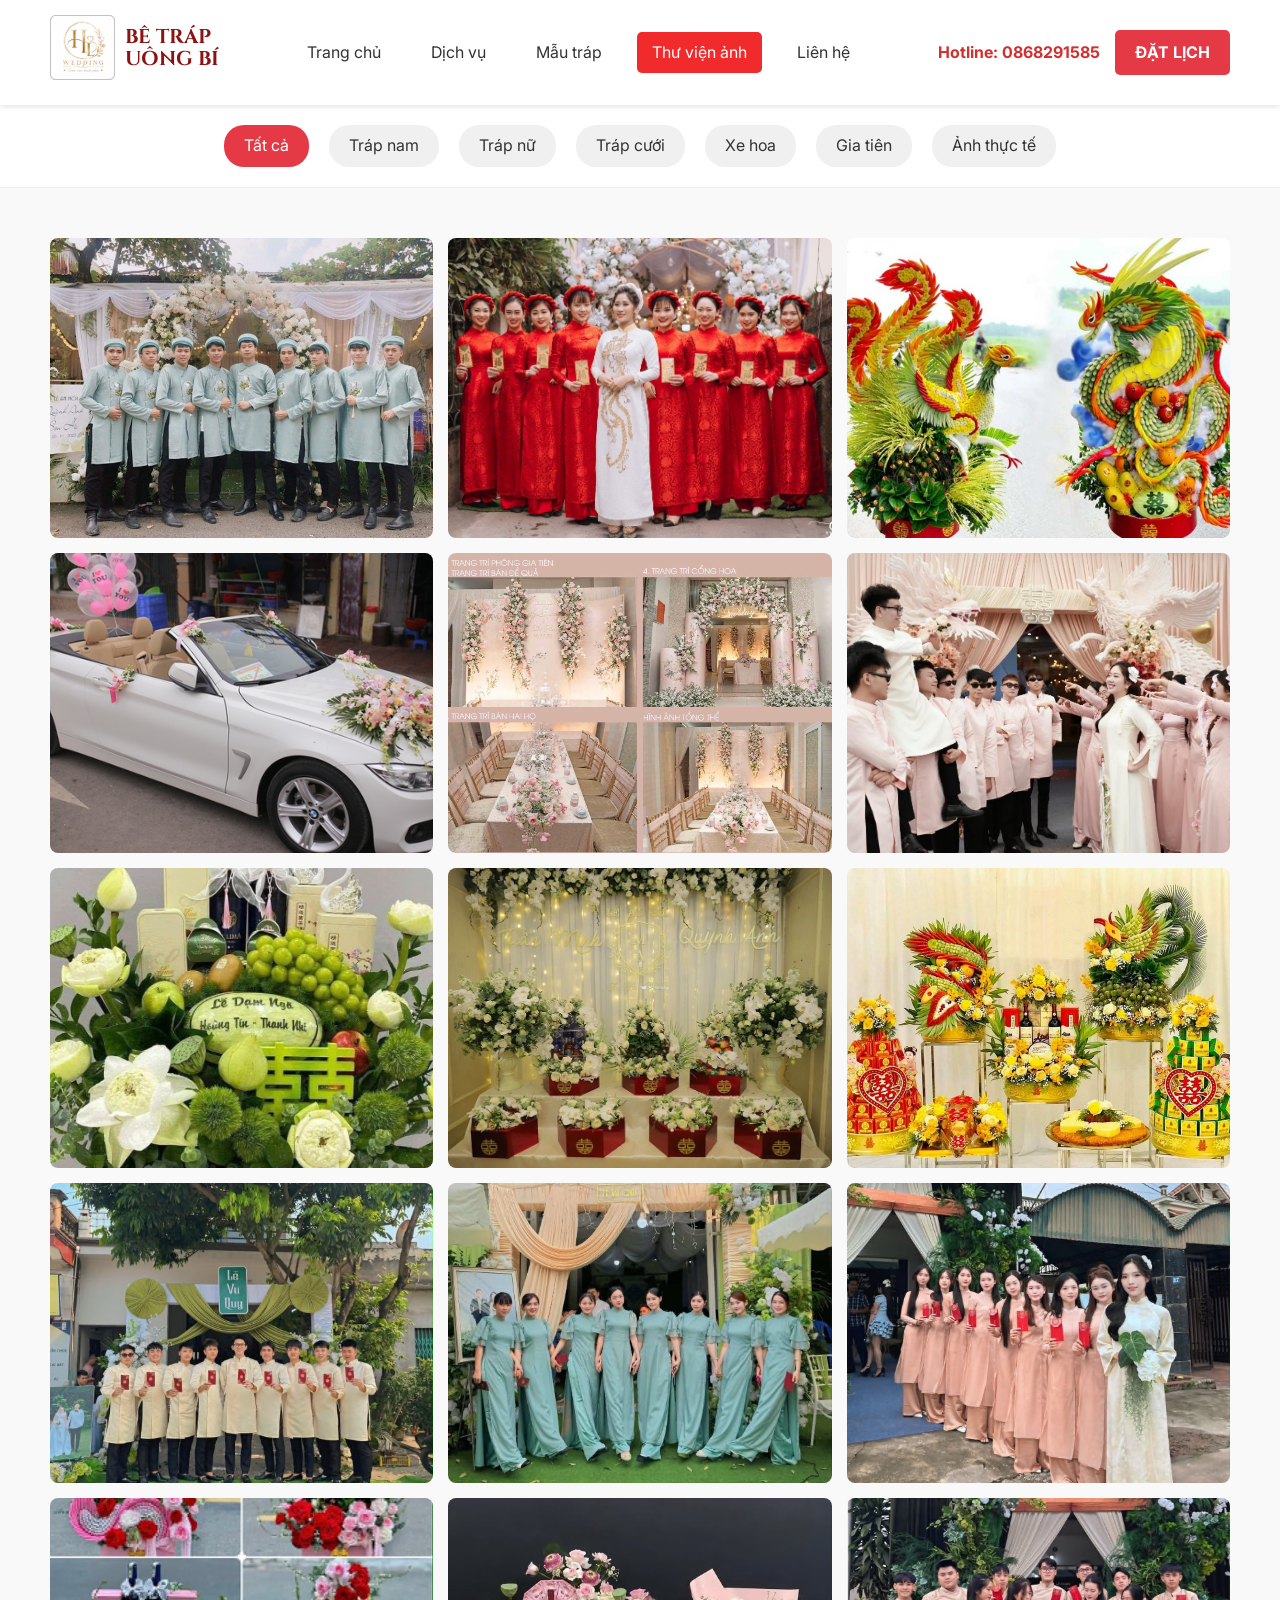
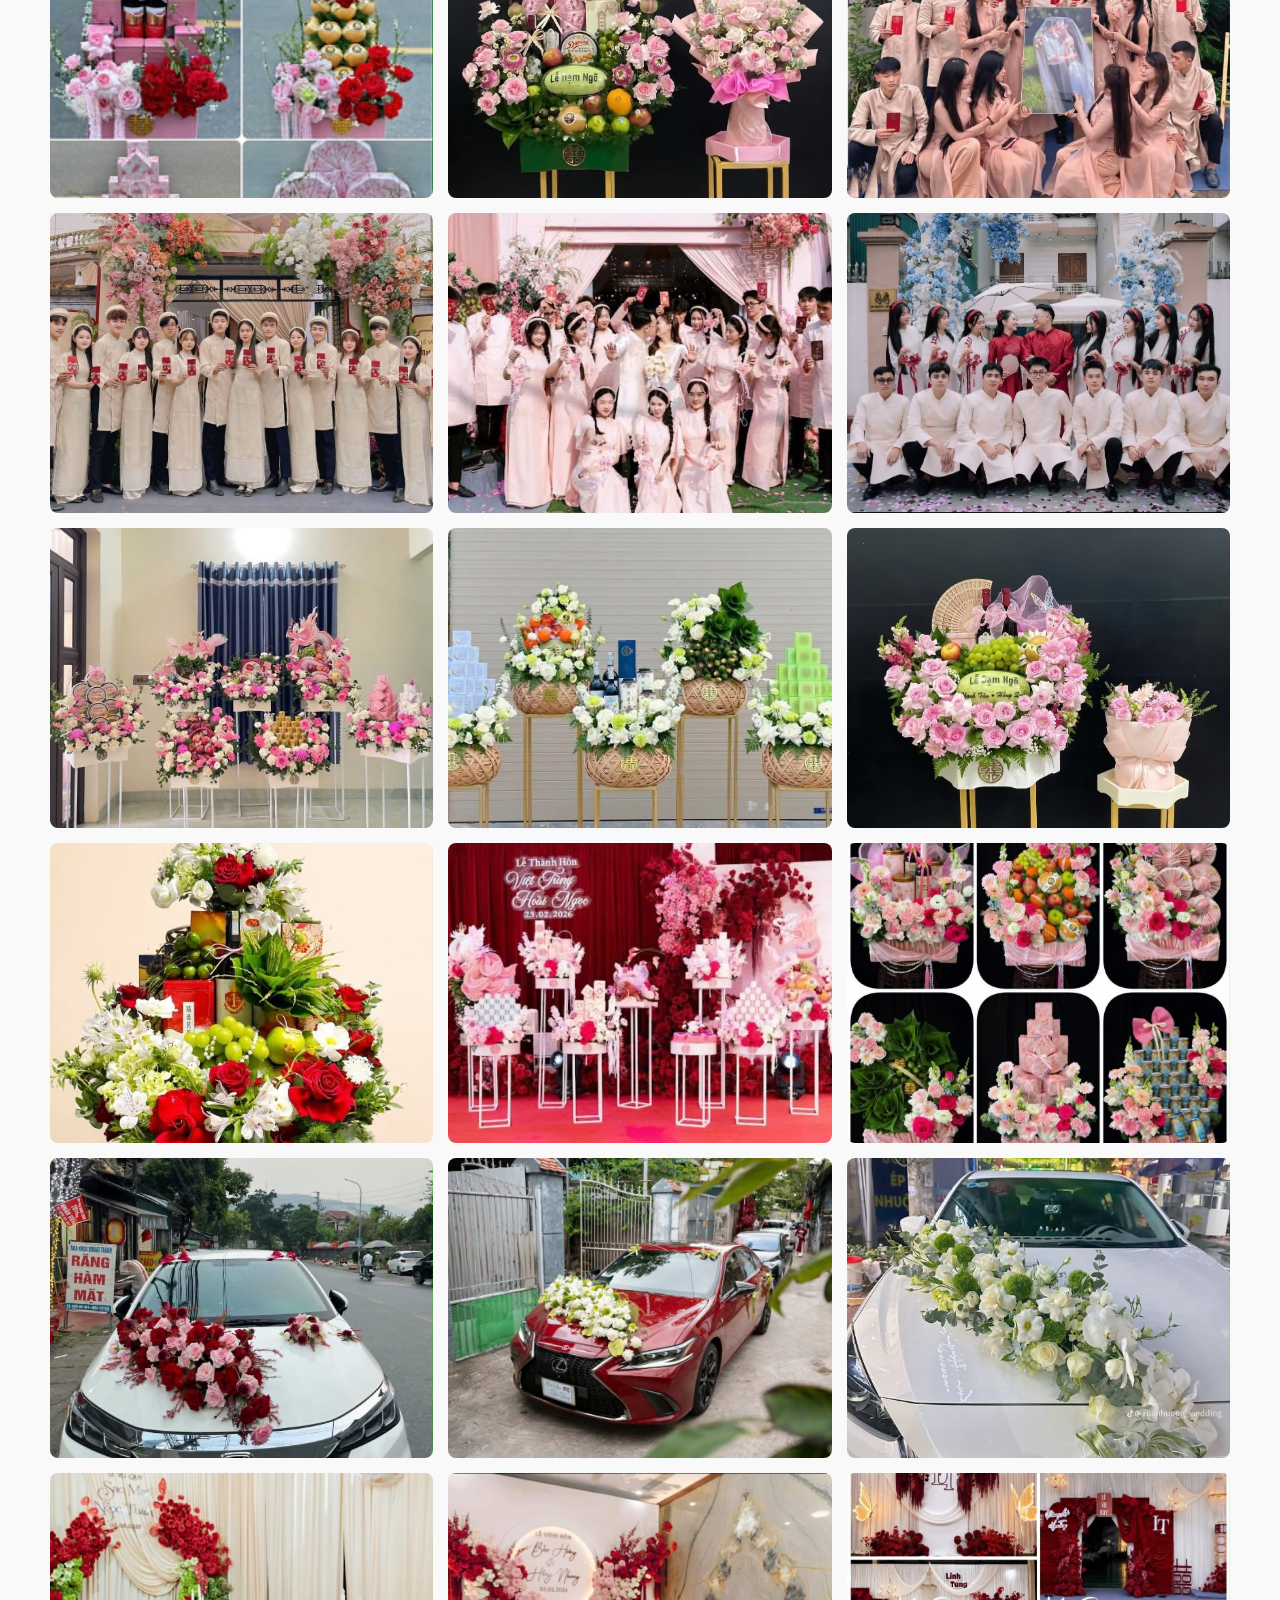
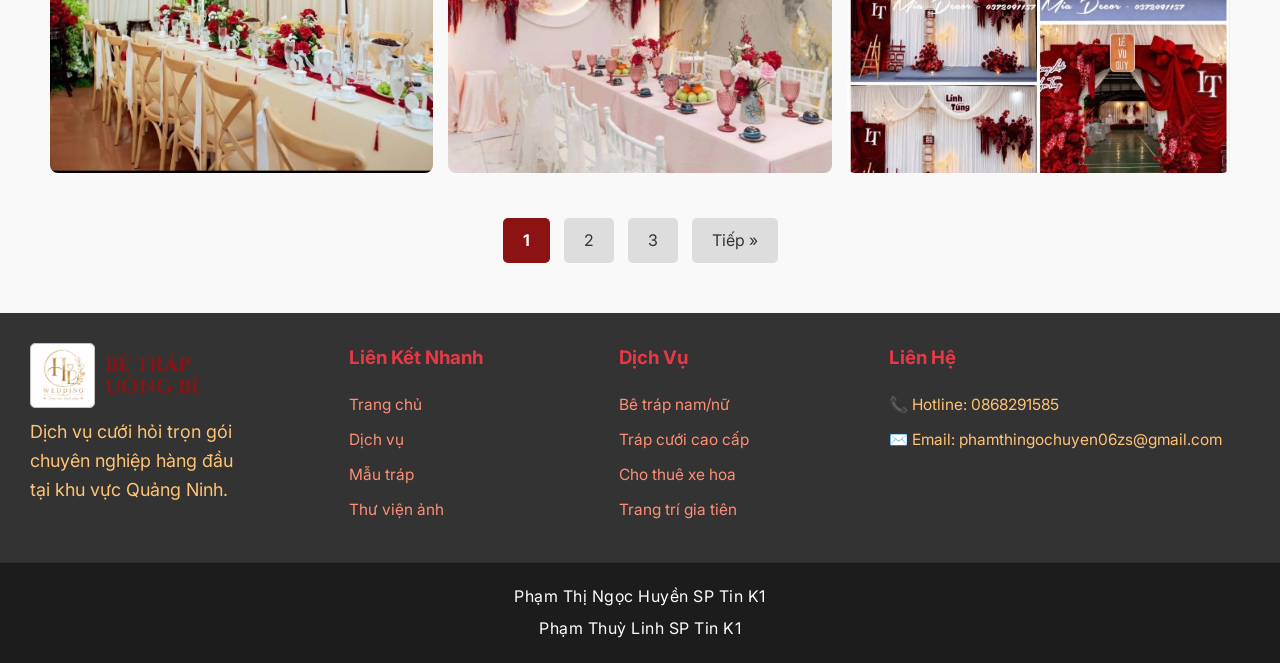
<file: thu-vien-anh.html>
<!DOCTYPE html>
<html lang="vi">

<head>
    <meta charset="UTF-8">
    <meta name="viewport" content="width=device-width, initial-scale=1.0">
    <title>Bê Tráp Uông Bí - Thư Viện Ảnh</title>
    <!-- Nhúng file CSS dùng chung -->
    <link rel="stylesheet" href="css/dinh-dang-dung-chung.css">

    <!-- Nhúng file CSS riêng của trang thư viện ảnh -->
    <link rel="stylesheet" href="css/trang-thu-vien-anh.css">
</head>

<body>

    <!-- Khối đầu trang (Header) cố định -->
    <header class="dau-trang" id="dau-trang-chinh">
        <!-- Khối chứa logo thương hiệu -->
        <a href="index.html" class="logo-thuong-hieu">
            <div class="khung-anh-logo">
                <img src="Anh/logo-web.png" alt="Logo">
            </div>
            <span>BÊ TRÁP<br>UÔNG BÍ</span>
        </a>

        <!-- Khối menu điều hướng chính của website -->
        <nav>
            <ul class="thanh-menu-dieu-huong">
                <li><a href="index.html">Trang chủ</a></li>
                <li><a href="dich-vu.html">Dịch vụ</a></li>
                <li><a href="mau-trap.html">Mẫu tráp</a></li>
                <li><a href="thu-vien-anh.html" class="active">Thư viện ảnh</a></li>
                <li><a href="lien-he.html">Liên hệ</a></li>
            </ul>
        </nav>

        <!-- Khối chứa hotline và nút đặt lịch -->
        <div class="nhom-nut-dau-trang">
            <span class="hotline">Hotline: 0868291585</span>
            <a href="lien-he.html" class="nut-dat-lich">ĐẶT LỊCH</a>
        </div>
    </header>

    <!-- Khối danh mục lọc ảnh -->
    <section class="bo-loc-anh">
        <ul class="danh-sach-danh-muc">
            <li class="dang-chon">Tất cả</li>
            <li>Tráp nam</li>
            <li>Tráp nữ</li>
            <li>Tráp cưới</li>
            <li>Xe hoa</li>
            <li>Gia tiên</li>
            <li>Ảnh thực tế</li>
        </ul>
    </section>

    <!-- Khối lưới chứa ảnh -->
    <section class="luoi-thu-vien-anh">
        <div class="khung-anh be-trap-nam" onclick="moPopupAnh('Đội Hình Bê Tráp Nam', 'Anh/be-trap-nam.jpg')">
            <div class="anh-thu-vien-1"><img src="Anh/be-trap-nam.jpg"></div>
            <div class="lop-mo-anh"><span>Xem ảnh lớn</span></div>
        </div>

        <div class="khung-anh be-trap-nu" onclick="moPopupAnh('Đội Hình Bê Tráp Nữ', 'Anh/be-trap-nu.jpg')">
            <div class="anh-thu-vien-2"><img src="Anh/be-trap-nu.jpg"></div>
            <div class="lop-mo-anh"><span>Xem ảnh lớn</span></div>
        </div>

        <div class="khung-anh trap" onclick="moPopupAnh('Tráp Cưới Rồng Phượng', 'Anh/trap-rong-phuong.jpg')">
            <div class="anh-thu-vien-3"><img src="Anh/trap-rong-phuong.jpg"></div>
            <div class="lop-mo-anh"><span>Xem ảnh lớn</span></div>
        </div>

        <div class="khung-anh xe-hoa" onclick="moPopupAnh('Xe Hoa Cưới', 'Anh/anh-xe-hoa.png')">
            <div class="anh-thu-vien-4"><img src="Anh/anh-xe-hoa.png"></div>
            <div class="lop-mo-anh"><span>Xem ảnh lớn</span></div>
        </div>

        <div class="khung-anh gia-tien" onclick="moPopupAnh('Cổng Hoa Gia Tiên', 'Anh/trang-tri-gia-tien.jpg')">
            <div class="anh-thu-vien-5"><img src="Anh/trang-tri-gia-tien.jpg"></div>
            <div class="lop-mo-anh"><span>Xem ảnh lớn</span></div>
        </div>

        <div class="khung-anh be-trap" onclick="moPopupAnh('Thực Tế Nhà Trai', 'Anh/be-trap-01.jpg')">
            <div class="anh-thu-vien-6"><img src="Anh/be-trap-01.jpg" alt="Nhà trai"></div>
            <div class="lop-mo-anh"><span>Xem ảnh lớn</span></div>
        </div>

        <div class="khung-anh trap" onclick="moPopupAnh('Tráp Hoa Sen', 'Anh/trap-hoa-sen.jpg')">
            <div class="anh-thu-vien-7"><img src="Anh/trap-hoa-sen.jpg"></div>
            <div class="lop-mo-anh"><span>Xem ảnh lớn</span></div>
        </div>

        <div class="khung-anh trap" onclick="moPopupAnh('Tráp Hiện Đại', 'Anh/trap-hien-dai.jpg')">
            <div class="anh-thu-vien-8"><img src="Anh/trap-hien-dai.jpg"></div>
            <div class="lop-mo-anh"><span>Xem ảnh lớn</span></div>
        </div>

        <div class="khung-anh trap" onclick="moPopupAnh('Tráp Cưới Luxury', 'Anh/trap-cuoi-luxury.jpg')">
            <div class="anh-thu-vien-9"><img src="Anh/trap-cuoi-luxury.jpg"></div>
            <div class="lop-mo-anh"><span>Xem ảnh lớn</span></div>
        </div>

        <div class="khung-anh be-trap-nam" onclick="moPopupAnh('Lễ Ăn Hỏi 1', 'Anh/be-trap-nam-01.jpg')">
            <div class="anh-thu-vien-10"><img src="Anh/be-trap-nam-01.jpg"></div>
            <div class="lop-mo-anh"><span>Xem ảnh lớn</span></div>
        </div>

        <div class="khung-anh be-trap-nu" onclick="moPopupAnh('Đội Hình Tráp Nữ', 'Anh/be-trap-nu-01.jpg')">
            <div class="anh-thu-vien-11"><img src="Anh/be-trap-nu-01.jpg"></div>
            <div class="lop-mo-anh"><span>Xem ảnh lớn</span></div>
        </div>

        <div class="khung-anh be-trap-nu" onclick="moPopupAnh('Gia Tiên Tone Vàng', 'Anh/be-trap-nu-02.jpg')">
            <div class="anh-thu-vien-12"><img src="Anh/be-trap-nu-02.jpg"></div>
            <div class="lop-mo-anh"><span>Xem ảnh lớn</span></div>
        </div>

        <div class="khung-anh trap" onclick="moPopupAnh('Tráp 01', 'Anh/trap-01.jpg')">
            <div class="anh-thu-vien-13"><img src="Anh/trap-01.jpg"></div>
            <div class="lop-mo-anh"><span>Xem ảnh lớn</span></div>
        </div>

        <div class="khung-anh trap" onclick="moPopupAnh('Tráp 02', 'Anh/trap-02.jpg')">
            <div class="anh-thu-vien-14"><img src="Anh/trap-02.jpg"></div>
            <div class="lop-mo-anh"><span>Xem ảnh lớn</span></div>
        </div>

        <div class="khung-anh be-trap" onclick="moPopupAnh('Bê tráp', 'Anh/be-trap-02.jpg')">
            <div class="anh-thu-vien-15"><img src="Anh/be-trap-02.jpg"></div>
            <div class="lop-mo-anh"><span>Xem ảnh lớn</span></div>
        </div>

        <div class="khung-anh be-trap" onclick="moPopupAnh('Bê tráp 03', 'Anh/be-trap-03.jpg')">
            <div class="anh-thu-vien-16"><img src="Anh/be-trap-03.jpg"></div>
            <div class="lop-mo-anh"><span>Xem ảnh lớn</span></div>
        </div>

        <div class="khung-anh be-trap" onclick="moPopupAnh('Bê tráp 04', 'Anh/be-trap-04.jpg')">
            <div class="anh-thu-vien-17"><img src="Anh/be-trap-04.jpg"></div>
            <div class="lop-mo-anh"><span>Xem ảnh lớn</span></div>
        </div>

        <div class="khung-anh be-trap" onclick="moPopupAnh('Bê tráp 05', 'Anh/be-trap-05.jpg')">
            <div class="anh-thu-vien-18"><img src="Anh/be-trap-05.jpg"></div>
            <div class="lop-mo-anh"><span>Xem ảnh lớn</span></div>
        </div>

        <div class="khung-anh trap" onclick="moPopupAnh('Tráp 03', 'Anh/trap-03.jpg')">
            <div class="anh-thu-vien-19"><img src="Anh/trap-03.jpg"></div>
            <div class="lop-mo-anh"><span>Xem ảnh lớn</span></div>
        </div>

        <div class="khung-anh trap" onclick="moPopupAnh('Tráp 04', 'Anh/trap-04.jpg')">
            <div class="anh-thu-vien-20"><img src="Anh/trap-04.jpg"></div>
            <div class="lop-mo-anh"><span>Xem ảnh lớn</span></div>
        </div>

        <div class="khung-anh trap" onclick="moPopupAnh('Tráp 05', 'Anh/trap-05.jpg')">
            <div class="anh-thu-vien-21"><img src="Anh/trap-05.jpg"></div>
            <div class="lop-mo-anh"><span>Xem ảnh lớn</span></div>
        </div>

        <div class="khung-anh trap" onclick="moPopupAnh('Tráp 06', 'Anh/trap-06.jpg')">
            <div class="anh-thu-vien-22"><img src="Anh/trap-06.jpg"></div>
            <div class="lop-mo-anh"><span>Xem ảnh lớn</span></div>
        </div>

        <div class="khung-anh trap" onclick="moPopupAnh('Tráp 07', 'Anh/trap-07.jpg')">
            <div class="anh-thu-vien-23"><img src="Anh/trap-07.jpg"></div>
            <div class="lop-mo-anh"><span>Xem ảnh lớn</span></div>
        </div>

        <div class="khung-anh trap" onclick="moPopupAnh('Tráp 08', 'Anh/trap-08.jpg')">
            <div class="anh-thu-vien-24"><img src="Anh/trap-08.jpg"></div>
            <div class="lop-mo-anh"><span>Xem ảnh lớn</span></div>
        </div>
        <div class="khung-anh xe-hoa" onclick="moPopupAnh('Xe hoa 01', 'Anh/anh-xe-hoa-01.png')">
            <div class="anh-thu-vien-25"><img src="Anh/anh-xe-hoa-01.png"></div>
            <div class="lop-mo-anh"><span>Xem ảnh lớn</span></div>
        </div>
        <div class="khung-anh xe-hoa" onclick="moPopupAnh('Xe hoa 02', 'Anh/anh-xe-hoa-02.png')">
            <div class="anh-thu-vien-26"><img src="Anh/anh-xe-hoa-02.png"></div>
            <div class="lop-mo-anh"><span>Xem ảnh lớn</span></div>
        </div>
        <div class="khung-anh xe-hoa" onclick="moPopupAnh('Xe hoa 03', 'Anh/anh-xe-hoa-03.png')">
            <div class="anh-thu-vien-27"><img src="Anh/anh-xe-hoa-03.png"></div>
            <div class="lop-mo-anh"><span>Xem ảnh lớn</span></div>
        </div>
        <div class="khung-anh gia-tien" onclick="moPopupAnh('Tráp 08', 'Anh/trang-tri-gia-tien-01.jpg')">
            <div class="anh-thu-vien-28"><img src="Anh/trang-tri-gia-tien-01.jpg"></div>
            <div class="lop-mo-anh"><span>Xem ảnh lớn</span></div>
        </div>
        <div class="khung-anh gia-tien" onclick="moPopupAnh('Tráp 08', 'Anh/trang-tri-gia-tien-02.jpg')">
            <div class="anh-thu-vien-29"><img src="Anh/trang-tri-gia-tien-02.jpg"></div>
            <div class="lop-mo-anh"><span>Xem ảnh lớn</span></div>
        </div>
        <div class="khung-anh gia-tien" onclick="moPopupAnh('Tráp 08', 'Anh/trang-tri-gia-tien-03.jpg')">
            <div class="anh-thu-vien-30"><img src="Anh/trang-tri-gia-tien-03.jpg"></div>
            <div class="lop-mo-anh"><span>Xem ảnh lớn</span></div>
        </div>

        <!-- Khối Phân Trang -->
        <div class="phan-trang">
            <span class="active">1</span>
            <span>2</span>
            <span>3</span>
            <span>Tiếp &raquo;</span>
        </div>
    </section>

    <!-- Khối Cửa sổ phụ (Popup) xem ảnh kích thước lớn -->
    <div id="popup-anh-lon" class="lop-phu-popup-anh">
        <span class="nut-dong-popup-anh" onclick="dongPopupAnh()">&times;</span>
        <div class="khung-chua-anh-lon" id="khung-anh-lon-hien-thi">
            Ảnh Kích Thước Lớn
        </div>
        <div class="tieu-de-anh-lon" id="tieu-de-anh-lon">Mô tả ảnh</div>
    </div>

    <!-- Khối chân trang (Footer) -->
    <footer class="chan-trang">
        <!-- Cột 1: Thông tin thương hiệu -->
        <div class="cot-chan-trang">
            <a href="index.html" class="logo-thuong-hieu">
                <div class="khung-anh-logo">
                    <img src="Anh/logo-web.png" alt="Logo">
                </div> <span>BÊ TRÁP<br>UÔNG BÍ</span>
            </a>
            <p>Dịch vụ cưới hỏi trọn gói</br>chuyên nghiệp hàng đầu</br>tại khu vực Quảng Ninh.</p>
        </div>
        <!-- Cột 2: Menu liên kết nhanh -->
        <div class="cot-chan-trang">
            <h3>Liên Kết Nhanh</h3>
            <ul>
                <li><a href="index.html">Trang chủ</a></li>
                <li><a href="dich-vu.html">Dịch vụ</a></li>
                <li><a href="mau-trap.html">Mẫu tráp</a></li>
                <li><a href="thu-vien-anh.html">Thư viện ảnh</a></li>
            </ul>
        </div>
        <!-- Cột 3: Danh sách dịch vụ -->
        <div class="cot-chan-trang">
            <h3>Dịch Vụ</h3>
            <ul>
                <li><a href="dich-vu.html">Bê tráp nam/nữ</a></li>
                <li><a href="dich-vu.html">Tráp cưới cao cấp</a></li>
                <li><a href="dich-vu.html">Cho thuê xe hoa</a></li>
                <li><a href="dich-vu.html">Trang trí gia tiên</a></li>
            </ul>
        </div>
        <!-- Cột 4: Thông tin liên hệ -->
        <div class="cot-chan-trang">
            <h3>Liên Hệ</h3>
            <ul>

                <li>📞 Hotline: 0868291585</li>
                <li>✉️ Email: phamthingochuyen06zs@gmail.com</li>
            </ul>
        </div>
    </footer>

    <!-- Khối thông tin tác giả dưới chân trang -->
    <div class="thong-tin-tac-gia">
        <p>Phạm Thị Ngọc Huyền SP Tin K1</p>
        <p>Phạm Thuỳ Linh SP Tin K1</p>
    </div>

    <!-- Nhúng file JavaScript -->
    <script src="js/xu-ly-chung.js"></script>
    <script src="js/hieu-ung-popup.js"></script>
</body>

</html>
</file>
<file: css/dinh-dang-dung-chung.css>
/* Font Great Vibes */
@font-face {
    font-family: 'Great Vibes Local';
    src: url('../font/GreatVibes-Regular.ttf') format('truetype');
    font-weight: normal;
    font-style: normal;
    font-display: swap;
}

/* Font Cinzel  */
@font-face {
    font-family: 'Cinzel Local';
    src: url('../font/Cinzel-Bold.ttf') format('truetype');
    font-weight: 700;
    font-style: normal;
    font-display: swap;
}

/* Font Tiêu Đề (Cormorant Garamond) */
@font-face {
    font-family: 'Cormorant Garamond';
    src: url('../font/CormorantGaramond-Regular.ttf') format('truetype');
    font-weight: 400;
    font-style: normal;
    font-display: swap;
}

@font-face {
    font-family: 'Cormorant Garamond';
    src: url('../font/CormorantGaramond-Bold.ttf') format('truetype');
    font-weight: 700;
    font-style: normal;
    font-display: swap;
}

/* Font Văn Bản */
@font-face {
    font-family: 'Inter Local';
    src: url('../font/Inter_18pt-Regular.ttf') format('truetype');
    font-weight: 400;
    font-style: normal;
    font-display: swap;
}

@font-face {
    font-family: 'Inter Local';
    src: url('../font/Inter_18pt-Bold.ttf') format('truetype');
    font-weight: 700;
    font-style: normal;
    font-display: swap;
}

* {
    margin: 0;
    padding: 0;
    box-sizing: border-box;
    font-family: 'Inter Local', 'Inter', sans-serif;
}

body {
    background-color: #f9f9f9;
    color: #333;
    line-height: 1.6;
}

h1,
h2,
h3,
h4,
h5,
h6 {
    font-family: serif;
    color: #8C1313;
    font-weight: bold;
}

/* Định dạng tiêu đề chung các phần */
.tieu-de-phan {
    font-family: 'Cormorant Garamond', serif;
    text-align: center;
    font-size: 2.8em;
    margin: 50px 0 40px;
    color: #8C1313;
    position: relative;
    padding-bottom: 15px;
    font-weight: 700;
}

.tieu-de-phan::after {
    content: '';
    position: absolute;
    bottom: 0;
    left: 50%;
    transform: translateX(-50%);
    width: 80px;
    height: 3px;
    background-color: #C5A059;
}

img {
    max-width: 100%;
    height: auto;
}

/* Cấu hình để ảnh chèn vào khung luôn vừa vặn, không bị tràn hay vỡ bố cục */
div[class*="khung-anh-"],
div[class*="anh-"],
div[class*="avatar-"] {
    overflow: hidden;
}

div[class*="khung-anh-"] img,
div[class*="anh-"] img,
div[class*="avatar-"] img {
    width: 100%;
    height: 100%;
    /* Cắt cúp ảnh cho vừa khung */
    object-fit: cover;
    /* Kế thừa viền bo tròn từ khung cha */
    border-radius: inherit;
}

/*logo và icon số liệu không cắt xén mà thu nhỏ vừa đủ */
.khung-anh-logo img,
.khung-anh-logo-nho img,
.khung-anh-so-lieu img {
    object-fit: contain;
}

/* --------------------------------------------- */
/* Khối phân trang */
.phan-trang {
    grid-column: 1 / -1;
    text-align: center;
    margin-top: 30px;
}

.phan-trang span {
    display: inline-block;
    padding: 10px 20px;
    background-color: #ddd;
    color: #333;
    border-radius: 5px;
    cursor: pointer;
    margin: 0 5px;
    font-weight: 500;
    transition: 0.3s;
}

.phan-trang span:hover,
.phan-trang span.active {
    background-color: #8C1313;
    color: #fff;
    font-weight: bold;
}

/* Tiện ích ẩn phần tử */
.an-phan-tu {
    display: none;
}

/* Tiện ích cấu hình kích thước ảnh popup */
.anh-popup-lon {
    width: 100%;
    height: 100%;
    object-fit: contain;
    border-radius: inherit;
}

/* --------------------------------------------- */

/* Định dạng phần đầu trang (Header) cố định */
.dau-trang {
    position: sticky;
    top: 0;
    background-color: #fff;
    box-shadow: 0 2px 5px rgba(0, 0, 0, 0.1);
    z-index: 1000;
    display: flex;
    justify-content: space-between;
    align-items: center;
    padding: 15px 50px;
    transition: background-color 0.3s ease;
}

/* Định dạng logo thương hiệu */
.logo-thuong-hieu {
    display: flex;
    align-items: center;
    gap: 10px;
    font-weight: bold;
    font-size: 20px;
    color: #8C1313;
    text-decoration: none;
    padding-bottom: 10px;
}

.logo-thuong-hieu span {
    font-family: 'Cinzel Local', serif;
    font-size: 1em;
    display: inline-block;
    line-height: 1.1;
    font-weight: 700;
}

/* Định dạng khung giữ chỗ cho ảnh logo */
.khung-anh-logo {
    border: 0.5px solid #c7c2c2;
    /* tô viền ảnh nhẹ */
    width: 65px;
    height: 65px;
    background-color: #ddd;
    border-radius: 5px;
    display: flex;
    justify-content: center;
    align-items: center;
    color: #888;
    font-size: 12px;
}

/* Định dạng thanh menu điều hướng */
.thanh-menu-dieu-huong {
    display: flex;
    list-style: none;
    gap: 20px;
}

/* Định dạng các thẻ li trong menu */
.thanh-menu-dieu-huong li {
    position: relative;
}

/* Định dạng các đường link trong menu */
.thanh-menu-dieu-huong a {
    display: inline-block;
    white-space: nowrap;
    text-decoration: none;
    color: #333;
    font-weight: 500;
    padding: 8px 15px;
    border-radius: 5px;
    transition: all 0.3s ease;
}

/* Hiệu ứng di chuột vào đường link trong menu và trạng thái đang chọn (active) */
.thanh-menu-dieu-huong a:hover,
.thanh-menu-dieu-huong a.active {
    color: #fff;
    background-color: #f12b2b;
}

/* Định dạng nhóm nút bên phải header */
.nhom-nut-dau-trang {
    display: flex;
    align-items: center;
    gap: 15px;
}

/* Định dạng số điện thoại hotline */
.hotline {
    font-weight: bold;
    color: #d32f2f;
    /* Ngăn bẻ dòng */
    white-space: nowrap;
}

/* Định dạng nút đặt lịch chung */
.nut-dat-lich {
    padding: 10px 20px;
    background-color: #E63946;
    color: #fff;
    border: none;
    border-radius: 5px;
    cursor: pointer;
    font-weight: bold;
    text-decoration: none;
    transition: background-color 0.3s ease;
    /* Ngăn bẻ dòng */
    white-space: nowrap;
}

/* Hiệu ứng di chuột vào nút đặt lịch */
.nut-dat-lich:hover {
    background-color: #D90429;
}

/* Định dạng phần chân trang (Footer) */
.chan-trang {
    background-color: #333;
    color: #ffc375;
    padding: 30px;
    display: grid;
    /* Nới rộng cột 4 chứa Liên hệ để không rớt dòng email */
    grid-template-columns: 1.2fr 1fr 1fr 1.5fr;
    gap: 30px;
}

/* Định dạng các cột trong chân trang */
.cot-chan-trang h3 {
    font-family: 'Inter Local', 'Inter', sans-serif;
    margin-bottom: 20px;
    color: #E63946;
}

/* Định dạng văn bản slogan */
.cot-chan-trang p {
    font-size: 18px;
}

/* Định dạng danh sách link trong chân trang */
.cot-chan-trang ul {
    list-style: none;
}

/* Định dạng các thẻ li trong footer */
.cot-chan-trang ul li {
    margin-bottom: 10px;
    font-size: 15.5px;
}

/* Định dạng các link trong footer */
.cot-chan-trang ul li a {
    color: #ff8f75;
    text-decoration: none;
    transition: color 0.3s ease;
}

/* Hiệu ứng di chuột vào link footer */
.cot-chan-trang ul li a:hover {
    color: #fff;
}

/* =========================================
   Responsive Design (Đa màn hình)
========================================= */

/* Màn hình Tablet (dưới 1024px) */
@media (max-width: 1024px) {
    .chan-trang {
        grid-template-columns: repeat(2, 1fr);
        padding: 30px;
    }
}

/* Màn hình Mobile (dưới 768px) */
@media (max-width: 768px) {
    .dau-trang {
        flex-direction: column;
        padding: 15px;
        gap: 15px;
    }

    .thanh-menu-dieu-huong {
        flex-wrap: wrap;
        justify-content: center;
        gap: 10px;
    }

    .chan-trang {
        grid-template-columns: 1fr;
        padding: 20px;
        text-align: center;
    }
}

/* Khối thông tin tác giả dưới chân trang */
.thong-tin-tac-gia {
    background-color: #1c1c1c;
    color: #ffffff;
    text-align: center;
    padding: 15px 20px;
    font-size: 16px;
    border-top: 1px solid #2d2d2d;
    font-family: 'Inter Local', 'Inter', sans-serif;
}

.thong-tin-tac-gia p {
    margin: 6px 0;
    letter-spacing: 0.5px;
}
</file>
<file: css/trang-chu.css>
/* Định dạng phần Hero Banner */
.hero-banner {
    position: relative;
    height: 80vh;
    background-color: #eee;
    display: flex;
    justify-content: center;
    align-items: center;
    text-align: center;
    padding: 20px;
    overflow: hidden;
}

/* Các lớp CSS cho slider nền banner */
.slider-nen {
    position: absolute;
    top: 0;
    left: 0;
    width: 100%;
    height: 100%;
    z-index: 1;
    display: flex;
    transition: transform 0.5s ease-in-out;
}

.anh-nen-slider {
    min-width: 100%;
    height: 100%;
    object-fit: cover;
}

.lop-phu-banner {
    position: absolute;
    top: 0;
    left: 0;
    width: 100%;
    height: 100%;
    /* Lớp phủ đen mờ 50% */
    background-color: rgba(0, 0, 0, 0.5);
    z-index: 2;
}

/* Định dạng nội dung bên trong Hero Banner */
.noi-dung-banner {
    position: relative;
    z-index: 3;
}

.noi-dung-banner h1 {
    font-family: 'Great Vibes Local', cursive;
    font-size: 4.4em;
    /* Phóng to vì font thư pháp nét mảnh */
    font-weight: bolder;
    color: #ffe57e;
    margin-bottom: 20px;
    /* Đổ bóng chữ để dễ đọc hơn */
    text-shadow: 2px 2px 4px rgba(0, 0, 0, 0.5);
}

/* Định dạng đoạn văn mô tả trong banner */
.noi-dung-banner p {
    font-size: 2em;
    font-weight: bolder;
    font-style: italic;
    color: #ff8585;
    margin-bottom: 30px;
    text-shadow: 1px 1px 3px rgba(0, 0, 0, 0.5);
}

/* Khối tìm kiếm dịch vụ độc lập */
.khu-vuc-tim-kiem-doc-lap {
    padding: 30px 20px;
    /* Màu kem nhạt cực nhẹ */
    background-color: #fdfaf6;
    display: flex;
    justify-content: center;
    /* Viền vàng gold sang trọng */
    border-bottom: 2px solid #C5A059;
}

.khu-vuc-tim-kiem-doc-lap .thanh-tim-kiem {
    display: flex;
    justify-content: center;
    box-shadow: 0 4px 10px rgba(0, 0, 0, 0.1);
    border-radius: 30px;
    overflow: hidden;
}

.khu-vuc-tim-kiem-doc-lap input {
    padding: 12px 25px;
    width: 350px;
    border: 1px solid #ddd;
    border-right: none;
    outline: none;
    font-size: 1em;
}

.khu-vuc-tim-kiem-doc-lap button {
    padding: 12px 30px;
    /* Đỏ đô */
    background-color: #8C1313;
    color: #fff;
    border: none;
    cursor: pointer;
    font-weight: bold;
    font-size: 1em;
    transition: 0.3s;
}

.khu-vuc-tim-kiem-doc-lap button:hover {
    /* Đổi sang Vàng Gold khi di chuột */
    background-color: #C5A059;
}

/* Định dạng khối chứa nút trong banner */
.nhom-nut-banner {
    display: flex;
    justify-content: center;
    gap: 20px;
}

/* Định dạng nút xem dịch vụ */
.nut-xem-dich-vu {
    padding: 10px 20px;
    background-color: #fff;
    color: #333;
    border: 2px solid #fff;
    border-radius: 5px;
    text-decoration: none;
    font-weight: bold;
    transition: all 0.3s ease;
}

/* Hiệu ứng khi di chuột vào nút xem dịch vụ */
.nut-xem-dich-vu:hover {
    background-color: #E63946;
    color: #fff;
    border-color: #E63946;
}

/* Định dạng khu vực số liệu nổi bật */
.so-lieu-noi-bat {
    display: flex;
    justify-content: space-around;
    padding: 50px;
    background-color: #fff;
}

/* Định dạng từng thẻ số liệu */
.the-so-lieu {
    text-align: center;
}

/* Khung giữ chỗ cho ảnh/icon số liệu */
.khung-anh-so-lieu {
    width: 80px;
    height: 80px;
    background-color: #ddd;
    border-radius: 50%;
    margin: 0 auto 15px;
    display: flex;
    justify-content: center;
    align-items: center;
    color: #888;
    font-size: 14px;
}

/* Định dạng con số nổi bật */
.the-so-lieu h3 {
    font-size: 2.5em;
    color: #E63946;
}


/* Định dạng lưới chứa dịch vụ nổi bật */
.luoi-dich-vu {
    display: grid;
    grid-template-columns: repeat(3, 1fr);
    gap: 30px;
    padding: 0 50px 50px;
}

/* Định dạng từng thẻ dịch vụ */
.the-dich-vu {
    background-color: #fff;
    border-radius: 10px;
    padding: 20px;
    text-align: center;
    box-shadow: 0 4px 6px rgba(0, 0, 0, 0.1);
    transition: transform 0.3s ease, box-shadow 0.3s ease;
}

/* Hiệu ứng khi di chuột vào thẻ dịch vụ */
.the-dich-vu:hover {
    transform: translateY(-5px);
    box-shadow: 0 10px 15px rgba(0, 0, 0, 0.2);
}

/* Khung giữ chỗ cho ảnh dịch vụ (dùng chung cho 6 ảnh) */
.anh-dich-vu-trang-chu-1,
.anh-dich-vu-trang-chu-2,
.anh-dich-vu-trang-chu-3,
.anh-dich-vu-trang-chu-4,
.anh-dich-vu-trang-chu-5,
.anh-dich-vu-trang-chu-6 {
    height: 200px;
    background-color: #ddd;
    border-radius: 8px;
    margin-bottom: 20px;
    display: flex;
    justify-content: center;
    align-items: center;
    color: #888;
}

/* Định dạng tiêu đề thẻ dịch vụ */
.the-dich-vu h3 {
    font-size: 1.8em;
    margin-bottom: 15px;
}

/* Định dạng đoạn văn trong thẻ dịch vụ */
.the-dich-vu p {
    margin-bottom: 20px;
    color: #666;
}

/* Định dạng nút xem chi tiết trong thẻ dịch vụ */
.nut-xem-chi-tiet {
    display: inline-block;
    padding: 8px 15px;
    background-color: #f0f0f0;
    color: #333;
    text-decoration: none;
    border-radius: 5px;
    font-weight: 500;
    transition: all 0.3s ease;
}

/* Hiệu ứng khi di chuột vào nút xem chi tiết */
.nut-xem-chi-tiet:hover {
    background-color: #E63946;
    color: #fff;
    box-shadow: 0 4px 8px rgba(230, 57, 70, 0.4);
}

/* Định dạng khu vực quy trình đặt dịch vụ */
.quy-trinh-dat-dich-vu {
    background-color: #fff;
    padding: 50px;
}

/* Định dạng danh sách các bước quy trình */
.danh-sach-buoc {
    display: flex;
    justify-content: space-between;
    position: relative;
}

/* Đường gạch ngang nối các bước */
.danh-sach-buoc::before {
    content: '';
    position: absolute;
    top: 30px;
    left: 10%;
    right: 10%;
    height: 2px;
    background-color: #ccc;
    z-index: 1;
}

/* Định dạng từng bước trong quy trình */
.buoc {
    text-align: center;
    z-index: 2;
    position: relative;
    background-color: #fff;
    padding: 0 10px;
}

/* Định dạng vòng tròn chứa số thứ tự bước */
.vong-tron-buoc {
    width: 60px;
    height: 60px;
    background-color: #E63946;
    color: #fff;
    border-radius: 50%;
    display: flex;
    justify-content: center;
    align-items: center;
    font-size: 24px;
    font-weight: bold;
    margin: 0 auto 15px;
}

/* Định dạng khu vực giới thiệu thương hiệu */
.gioi-thieu-thuong-hieu {
    display: flex;
    padding: 50px;
    gap: 50px;
    align-items: center;
}

/* Định dạng cột hình ảnh bên trái */
.cot-hinh-anh {
    flex: 1;
}

/* Khung giữ chỗ cho ảnh thực tế đội ngũ */
.anh-gioi-thieu-trang-chu {
    height: 400px;
    background-color: #ddd;
    border-radius: 10px;
    display: flex;
    justify-content: center;
    align-items: center;
    color: #888;
}

/* Định dạng cột nội dung bên phải */
.cot-noi-dung {
    flex: 1;
}

/* Định dạng tiêu đề phần giới thiệu */
.cot-noi-dung h2 {
    font-size: 2.5em;
    margin-bottom: 20px;
    color: #8C1313;
}

/* Định dạng đoạn văn trong phần giới thiệu */
.cot-noi-dung p {
    margin-bottom: 20px;
}

/* Định dạng danh sách trong phần giới thiệu */
.cot-noi-dung ul {
    list-style: disc;
    margin-left: 20px;
    margin-bottom: 30px;
}

/* Định dạng nút tìm hiểu thêm */
.nut-tim-hieu-them {
    display: inline-block;
    padding: 10px 25px;
    background-color: #333;
    color: #fff;
    text-decoration: none;
    border-radius: 5px;
    transition: background-color 0.3s ease;
}

/* Hiệu ứng khi di chuột vào nút tìm hiểu thêm */
.nut-tim-hieu-them:hover {
    background-color: #555;
}

/* Định dạng khu vực đánh giá khách hàng */
.danh-gia-khach-hang {
    background-color: #fff;
    padding: 50px;
    text-align: center;
}

/* Định dạng thanh trượt chứa đánh giá */
.thanh-truot-danh-gia {
    max-width: 600px;
    margin: 0 auto;
}

/* Định dạng từng thẻ đánh giá */
.the-danh-gia {
    padding: 30px;
    background-color: #f9f9f9;
    border-radius: 10px;
    margin-bottom: 20px;
}

/* Khung giữ chỗ cho avatar khách hàng */
.avatar-khach-hang-1,
.avatar-khach-hang-2,
.avatar-khach-hang-3 {
    width: 80px;
    height: 80px;
    background-color: #ddd;
    border-radius: 50%;
    margin: 0 auto 15px;
    display: flex;
    justify-content: center;
    align-items: center;
    color: #888;
}

/* Định dạng khu vực sao đánh giá */
.sao-danh-gia {
    color: #ffc107;
    margin: 10px 0;
}

/* Định dạng các nút điều khiển thanh trượt */
.dieu-khien-slider {
    margin-top: 20px;
    display: flex;
    justify-content: center;
    gap: 15px;
}

/* Định dạng các nút trong khối điều khiển */
.dieu-khien-slider button {
    padding: 8px 15px;
    background-color: #ccc;
    border: none;
    border-radius: 5px;
    cursor: pointer;
    transition: background-color 0.3s ease;
}

/* Hiệu ứng khi di chuột vào nút điều khiển slider */
.dieu-khien-slider button:hover {
    background-color: #aaa;
}

/* Định dạng khu vực kêu gọi hành động cuối trang (CTA) */
.cta-cuoi-trang {
    background-color: #8C7456;
    color: #fff;
    text-align: center;
    padding: 50px;
}

/* Định dạng tiêu đề CTA */
.cta-cuoi-trang h2 {
    font-size: 2em;
    margin-bottom: 10px;
}

/* Định dạng đoạn văn CTA */
.cta-cuoi-trang p {
    margin-bottom: 30px;
}

/* Định dạng khối chứa các nút CTA */
.nhom-nut-cta {
    display: flex;
    justify-content: center;
    align-items: center;
    gap: 20px;
}

/* Định dạng hotline trong CTA */
.hotline-cta {
    font-size: 1.2em;
    font-weight: bold;
}

/* Định dạng nút nhận tư vấn */
.nut-nhan-tu-van {
    padding: 10px 20px;
    background-color: transparent;
    color: #fff;
    border: 2px solid #fff;
    border-radius: 5px;
    text-decoration: none;
    font-weight: bold;
    transition: all 0.3s ease;
}

/* Hiệu ứng khi di chuột vào nút nhận tư vấn */
.nut-nhan-tu-van:hover {
    background-color: #fff;
    color: #E63946;
}

/* =========================================
   Responsive Design (Đa màn hình) cho Trang chủ
========================================= */

/* Tablet (dưới 1024px) */
@media (max-width: 1024px) {
    .luoi-dich-vu {
        grid-template-columns: repeat(2, 1fr);
        padding: 0 20px 30px;
    }

    .gioi-thieu-thuong-hieu {
        flex-direction: column;
        padding: 30px 20px;
    }

    .so-lieu-noi-bat {
        flex-wrap: wrap;
        gap: 30px;
        padding: 30px 20px;
    }
}

/* Mobile (dưới 768px) */
@media (max-width: 768px) {
    .hero-banner {
        height: auto;
        padding: 50px 20px;
    }

    .noi-dung-banner h1 {
        font-size: 2em;
    }

    .thanh-tim-kiem {
        flex-direction: column;
    }

    .thanh-tim-kiem input {
        width: 100%;
    }

    .nhom-nut-banner {
        flex-direction: column;
        gap: 10px;
    }

    .the-so-lieu {
        width: 45%;
    }

    .luoi-dich-vu {
        grid-template-columns: 1fr;
    }

    .danh-sach-buoc {
        flex-direction: column;
        gap: 30px;
    }

    .danh-sach-buoc::before {
        display: none;
    }

    .nhom-nut-cta {
        flex-direction: column;
    }
}
</file>
<file: css/trang-chi-tiet-trap.css>
/* Định dạng đường dẫn breadcrumb */
.breadcrumb {
    padding: 20px 50px;
    background-color: #fff;
    border-bottom: 1px solid #eee;
    font-size: 15px;
    color: #666;
}

.breadcrumb a {
    color: #8C1313;
    text-decoration: none;
    transition: color 0.3s;
}

.breadcrumb a:hover {
    text-decoration: underline;
}

.breadcrumb span {
    margin: 0 10px;
    color: #ccc;
}

/* Khung chi tiết tráp */
.khung-chi-tiet-trap {
    display: flex;
    gap: 50px;
    padding: 50px;
    background-color: #fff;
    margin: 30px 50px;
    border-radius: 10px;
    box-shadow: 0 2px 10px rgba(0,0,0,0.05);
}

/* Khu vực hiển thị ảnh bên trái */
.khu-vuc-anh {
    flex: 1.2;
}

.khung-anh-chinh {
    width: 100%;
    height: 480px;
    border-radius: 10px;
    overflow: hidden;
    box-shadow: 0 4px 15px rgba(0,0,0,0.1);
    background-color: #f5f5f5;
}

.khung-anh-chinh img {
    width: 100%;
    height: 100%;
    object-fit: cover;
    transition: transform 0.5s ease;
}

.khung-anh-chinh img:hover {
    transform: scale(1.05);
}

/* Khu vực thông tin chi tiết bên phải */
.khu-vuc-thong-tin {
    flex: 1;
    display: flex;
    flex-direction: column;
}

.ten-trap {
    font-size: 2.2em;
    color: #8C1313;
    margin-bottom: 15px;
    font-family: 'Cormorant Garamond', serif;
    font-weight: 700;
}

.gia-trap {
    font-size: 1.8em;
    color: #d32f2f;
    font-weight: bold;
    margin-bottom: 20px;
    border-bottom: 1px solid #eee;
    padding-bottom: 15px;
}

.mo-ta-ngan {
    color: #555;
    margin-bottom: 25px;
    font-size: 16px;
    line-height: 1.7;
}

.tieu-de-nho {
    font-size: 1.2em;
    color: #333;
    margin-bottom: 15px;
    font-weight: bold;
    position: relative;
    padding-left: 12px;
}

.tieu-de-nho::before {
    content: '';
    position: absolute;
    left: 0;
    top: 50%;
    transform: translateY(-50%);
    width: 4px;
    height: 16px;
    background-color: #C5A059;
}

/* Danh sách thành phần của tráp */
.danh-sach-thanh-phan {
    list-style: none;
    margin-bottom: 30px;
}

.danh-sach-thanh-phan li {
    position: relative;
    padding-left: 25px;
    margin-bottom: 12px;
    font-size: 16px;
    color: #444;
}

.danh-sach-thanh-phan li::before {
    content: '✓';
    position: absolute;
    left: 0;
    color: #2e7d32;
    font-weight: bold;
}



/* Nút đặt lịch nhanh */
.khung-nut-dat-lich {
    display: flex;
    gap: 15px;
}

.nut-dat-mua {
    flex: 1;
    padding: 15px 30px;
    background-color: #E63946;
    color: #fff;
    border: none;
    border-radius: 5px;
    cursor: pointer;
    font-weight: bold;
    font-size: 16px;
    text-align: center;
    text-decoration: none;
    transition: background-color 0.3s;
}

.nut-dat-mua:hover {
    background-color: #D90429;
}

.nut-quay-lai-ds {
    padding: 15px 25px;
    background-color: #f5f5f5;
    color: #333;
    border: 1px solid #ddd;
    border-radius: 5px;
    cursor: pointer;
    font-weight: bold;
    font-size: 16px;
    text-align: center;
    text-decoration: none;
    transition: 0.3s;
}

.nut-quay-lai-ds:hover {
    background-color: #e0e0e0;
}

/* Phần sản phẩm liên quan */
.san-pham-lien-quan {
    margin: 50px;
}

.tieu-de-lien-quan {
    font-size: 1.8em;
    color: #8C1313;
    margin-bottom: 25px;
    text-align: center;
    font-family: 'Cormorant Garamond', serif;
    font-weight: 700;
}

.luoi-lien-quan {
    display: grid;
    grid-template-columns: repeat(4, 1fr);
    gap: 20px;
}

/* Responsive */
@media (max-width: 1024px) {
    .khung-chi-tiet-trap {
        flex-direction: column;
        margin: 20px;
        padding: 30px;
    }
    
    .khung-anh-chinh {
        height: 350px;
    }
    
    .luoi-lien-quan {
        grid-template-columns: repeat(2, 1fr);
    }
}

@media (max-width: 768px) {
    .khung-chi-tiet-trap {
        margin: 10px;
        padding: 20px;
    }
    
    .luoi-lien-quan {
        grid-template-columns: 1fr;
    }
    
    .khung-nut-dat-lich {
        flex-direction: column;
    }
}
</file>
<file: css/trang-mau-trap.css>
/* Định dạng khu vực bộ lọc tìm kiếm */
.bo-loc-mau-trap {
    background-color: #fff;
    padding: 20px 50px;
    display: flex;
    align-items: center;
    gap: 15px;
    border-bottom: 1px solid #eee;
}

/* Định dạng chữ tiêu đề bộ lọc */
.tieu-de-loc {
    font-weight: bold;
    color: #333;
}

/* Định dạng các ô chọn (select) trong bộ lọc */
.o-chon-loc {
    padding: 8px 15px;
    border: 1px solid #ccc;
    border-radius: 5px;
    outline: none;
    cursor: pointer;
}

/* Định dạng lưới chứa danh sách mẫu tráp */
.danh-sach-mau-trap {
    display: grid;
    grid-template-columns: repeat(3, 1fr);
    gap: 30px;
    padding: 50px;
}

/* Định dạng từng thẻ mẫu tráp */
.the-mau-trap {
    background-color: #fff;
    border-radius: 10px;
    padding: 15px;
    text-align: center;
    box-shadow: 0 2px 5px rgba(0,0,0,0.1);
    transition: transform 0.3s ease;
}

/* Hiệu ứng khi di chuột vào thẻ mẫu tráp */
.the-mau-trap:hover {
    transform: translateY(-5px);
    box-shadow: 0 8px 15px rgba(0,0,0,0.2);
}

/* Khung giữ chỗ cho ảnh mẫu tráp */
div[class^="anh-mau-trap-"] {
    height: 250px;
    background-color: #ddd;
    border-radius: 8px;
    margin-bottom: 15px;
    display: flex;
    justify-content: center;
    align-items: center;
    color: #888;
}

/* Định dạng tiêu đề mẫu tráp */
.the-mau-trap h3 {
    font-size: 1.2em;
    margin-bottom: 10px;
    color: #8C1313;
}

/* Định dạng giá tham khảo */
.gia-tham-khao {
    color: #d32f2f;
    font-weight: bold;
    margin-bottom: 15px;
}

/* Định dạng nút xem chi tiết */
.nut-xem-chi-tiet-trap {
    padding: 10px 20px;
    background-color: #333;
    color: #fff;
    border: none;
    border-radius: 5px;
    cursor: pointer;
    transition: background-color 0.3s ease;
}

/* Hiệu ứng khi hover vào nút xem chi tiết */
.nut-xem-chi-tiet-trap:hover {
    background-color: #E63946;
}

/* =========================================
   Responsive Design cho Trang Mẫu Tráp
========================================= */
@media (max-width: 1024px) {
    .danh-sach-mau-trap {
        grid-template-columns: repeat(2, 1fr);
        padding: 30px 20px;
    }
}

@media (max-width: 768px) {
    .bo-loc-mau-trap {
        flex-direction: column;
        align-items: flex-start;
        padding: 20px;
    }
    
    .o-chon-loc {
        width: 100%;
    }
    
    .danh-sach-mau-trap {
        grid-template-columns: 1fr;
    }
}
</file>
<file: css/trang-dich-vu.css>
/* Định dạng phần hiển thị từng dịch vụ chi tiết */
.chi-tiet-dich-vu {
    display: flex;
    align-items: center;
    padding: 50px;
    gap: 50px;
    background-color: #fff;
    border-bottom: 1px solid #eee;
}

/* Định dạng cho những dịch vụ muốn hình ảnh nằm bên phải (đảo ngược vị trí) */
.chi-tiet-dich-vu.doi-chieu {
    background-color: #f9f9f9;
}

/* Khung giữ chỗ cho ảnh dịch vụ trong trang chi tiết */
div[class^="anh-dich-vu-trang-dich-vu-"] {
    flex: 1;
    height: 350px;
    background-color: #ddd;
    border-radius: 10px;
    display: flex;
    justify-content: center;
    align-items: center;
    color: #888;
    font-size: 1.2em;
}

/* Định dạng khối nội dung mô tả dịch vụ */
.noi-dung-dich-vu {
    flex: 1;
}

/* Định dạng tiêu đề tên dịch vụ */
.noi-dung-dich-vu h2 {
    font-size: 2em;
    color: #8C1313;
    margin-bottom: 20px;
}

/* Định dạng đoạn văn mô tả dịch vụ */
.noi-dung-dich-vu p {
    font-size: 1.1em;
    margin-bottom: 20px;
    color: #555;
}

/* Định dạng dòng hiển thị giá dịch vụ */
.gia-dich-vu {
    font-weight: bold;
    color: #d32f2f !important;
    font-size: 1.2em !important;
}

/* =========================================
   Responsive Design cho Trang Dịch Vụ
========================================= */
@media (max-width: 768px) {
    .chi-tiet-dich-vu, .chi-tiet-dich-vu.doi-chieu {
        flex-direction: column;
        padding: 30px 20px;
        text-align: center;
    }
    
    div[class^="anh-dich-vu-trang-dich-vu-"] {
        width: 100%;
        height: 250px;
    }
}
</file>
<file: css/trang-lien-he.css>
/* Định dạng khu vực nội dung chính của trang liên hệ */
.noi-dung-lien-he {
    display: flex;
    padding: 50px;
    gap: 50px;
    background-color: #f9f9f9;
}

/* Định dạng khung chứa form tư vấn bên trái */
.khung-form-tu-van {
    flex: 1;
    background-color: #fff;
    padding: 30px;
    border-radius: 10px;
    box-shadow: 0 4px 10px rgba(0,0,0,0.05);
}

/* Định dạng tiêu đề của form tư vấn */
.khung-form-tu-van h2 {
    font-size: 1.8em;
    color: #333;
    margin-bottom: 20px;
    text-align: center;
}

/* Định dạng form tư vấn */
.form-tu-van {
    display: flex;
    flex-direction: column;
    gap: 15px;
}

/* Định dạng nhóm nhập liệu (chứa label và input) */
.nhom-nhap-lieu {
    display: flex;
    flex-direction: column;
    gap: 5px;
}

/* Định dạng thẻ nhãn (label) */
.nhom-nhap-lieu label {
    font-weight: bold;
    color: #555;
}

/* Định dạng các ô nhập liệu chung (input text, tel, date, select, textarea) */
.nhom-nhap-lieu input,
.nhom-nhap-lieu select,
.nhom-nhap-lieu textarea {
    padding: 12px;
    border: 1px solid #ccc;
    border-radius: 5px;
    font-family: 'Inter', sans-serif;
    outline: none;
    transition: border-color 0.3s ease;
}

/* Hiệu ứng khi đang nhập (focus) vào ô */
.nhom-nhap-lieu input:focus,
.nhom-nhap-lieu select:focus,
.nhom-nhap-lieu textarea:focus {
    border-color: #E63946;
}

/* Định dạng nút gửi yêu cầu tư vấn */
.nut-gui-yeu-cau {
    padding: 15px;
    background-color: #E63946;
    color: #fff;
    border: none;
    border-radius: 5px;
    font-size: 1.1em;
    font-weight: bold;
    cursor: pointer;
    transition: background-color 0.3s ease;
    margin-top: 10px;
}

/* Hiệu ứng hover vào nút gửi yêu cầu */
.nut-gui-yeu-cau:hover {
    background-color: #D90429;
}

/* Định dạng khung bên phải (chứa thông tin liên hệ và bản đồ) */
.khung-thong-tin-va-ban-do {
    flex: 1;
    display: flex;
    flex-direction: column;
    gap: 30px;
}

/* Định dạng thẻ chứa thông tin liên hệ trực tiếp */
.thong-tin-lien-he {
    background-color: #fff;
    padding: 30px;
    border-radius: 10px;
    box-shadow: 0 4px 10px rgba(0,0,0,0.05);
}

/* Định dạng tiêu đề khối thông tin liên hệ */
.thong-tin-lien-he h2 {
    font-size: 1.8em;
    color: #333;
    margin-bottom: 20px;
}

/* Định dạng danh sách thông tin liên hệ */
.thong-tin-lien-he ul {
    list-style: none;
    display: flex;
    flex-direction: column;
    gap: 15px;
}

/* Định dạng màu cho phần in đậm trong thông tin liên hệ */
.thong-tin-lien-he ul li strong {
    color: #E63946;
}

/* =========================================
   Responsive Design cho Trang Liên Hệ
========================================= */
@media (max-width: 768px) {
    .noi-dung-lien-he {
        flex-direction: column;
        padding: 20px;
        gap: 30px;
    }
    
    .khung-form-tu-van, .thong-tin-lien-he {
        padding: 20px;
    }
}
</file>
<file: css/trang-thu-vien-anh.css>
/* Định dạng khu vực danh mục lọc ảnh */
.bo-loc-anh {
    background-color: #fff;
    padding: 20px 50px;
    display: flex;
    justify-content: center;
    border-bottom: 1px solid #eee;
}

/* Định dạng danh sách các danh mục lọc */
.danh-sach-danh-muc {
    list-style: none;
    display: flex;
    gap: 20px;
}

/* Định dạng từng mục (li) trong danh mục */
.danh-sach-danh-muc li {
    padding: 8px 20px;
    background-color: #f0f0f0;
    border-radius: 20px;
    cursor: pointer;
    font-weight: 500;
    transition: all 0.3s ease;
}

/* Hiệu ứng khi di chuột vào hoặc mục đang được chọn */
.danh-sach-danh-muc li:hover, .danh-sach-danh-muc li.dang-chon {
    background-color: #E63946;
    color: #fff;
}

/* Định dạng lưới hiển thị ảnh */
.luoi-thu-vien-anh {
    display: grid;
    grid-template-columns: repeat(3, 1fr);
    gap: 15px;
    padding: 50px;
}

/* Định dạng khung chứa từng bức ảnh */
.khung-anh {
    position: relative;
    border-radius: 8px;
    overflow: hidden;
    cursor: pointer;
}

/* Khung giữ chỗ cho ảnh thư viện */
div[class^="anh-thu-vien-"] {
    height: 300px;
    background-color: #ddd;
    display: flex;
    justify-content: center;
    align-items: center;
    color: #888;
    transition: transform 0.5s ease;
}

/* Lớp phủ mờ (overlay) khi di chuột vào ảnh */
.lop-mo-anh {
    position: absolute;
    top: 0;
    left: 0;
    width: 100%;
    height: 100%;
    background-color: rgba(0,0,0,0.5);
    display: flex;
    justify-content: center;
    align-items: center;
    color: #fff;
    font-weight: bold;
    font-size: 1.2em;
    /* Ẩn đi mặc định */
    opacity: 0;
    transition: opacity 0.3s ease;
}

/* Hiệu ứng hiển thị lớp mờ khi hover khung ảnh */
.khung-anh:hover .lop-mo-anh {
    opacity: 1;
}

/* Hiệu ứng phóng to ảnh bên trong khi hover khung ảnh */
.khung-anh:hover div[class^="anh-thu-vien"] {
    transform: scale(1.1);
}

/* ---- ĐỊNH DẠNG POPUP ẢNH LỚN ---- */

/* Lớp phủ mờ cho popup ảnh lớn */
.lop-phu-popup-anh {
    display: none;
    position: fixed;
    top: 0;
    left: 0;
    width: 100%;
    height: 100%;
    background-color: rgba(0,0,0,0.9);
    z-index: 3000;
    justify-content: center;
    align-items: center;
    flex-direction: column;
}

/* Nút đóng popup ảnh lớn */
.nut-dong-popup-anh {
    position: absolute;
    top: 20px;
    right: 30px;
    color: #fff;
    font-size: 40px;
    font-weight: bold;
    cursor: pointer;
}

/* Khung hiển thị ảnh lớn (placeholder) */
.khung-chua-anh-lon {
    width: 80%;
    height: 80%;
    background-color: #ccc;
    display: flex;
    justify-content: center;
    align-items: center;
    font-size: 2em;
    color: #555;
    border-radius: 5px;
    animation: phongTo 0.3s ease-out;
}

/* Tiêu đề mô tả bên dưới ảnh lớn */
.tieu-de-anh-lon {
    color: #fff;
    margin-top: 20px;
    font-size: 1.5em;
}

/* Hiệu ứng phóng to mượt mà */
@keyframes phongTo {
    from { transform: scale(0.8); opacity: 0; }
    to { transform: scale(1); opacity: 1; }
}

/* =========================================
   Responsive Design cho Trang Thư Viện Ảnh
========================================= */
@media (max-width: 1024px) {
    .luoi-thu-vien-anh {
        grid-template-columns: repeat(2, 1fr);
        padding: 30px 20px;
    }
}

@media (max-width: 768px) {
    .danh-sach-danh-muc {
        flex-wrap: wrap;
        justify-content: center;
        padding: 0;
    }
    
    .bo-loc-anh {
        padding: 20px;
    }
    
    .luoi-thu-vien-anh {
        grid-template-columns: 1fr;
    }
    
    .anh-thu-vien-1, .anh-thu-vien-2, .anh-thu-vien-3,
    .anh-thu-vien-4, .anh-thu-vien-5, .anh-thu-vien-6 {
        height: 250px;
    }
    
    .khung-chua-anh-lon {
        width: 95%;
        height: auto;
        aspect-ratio: 4/3;
    }
}
</file>
